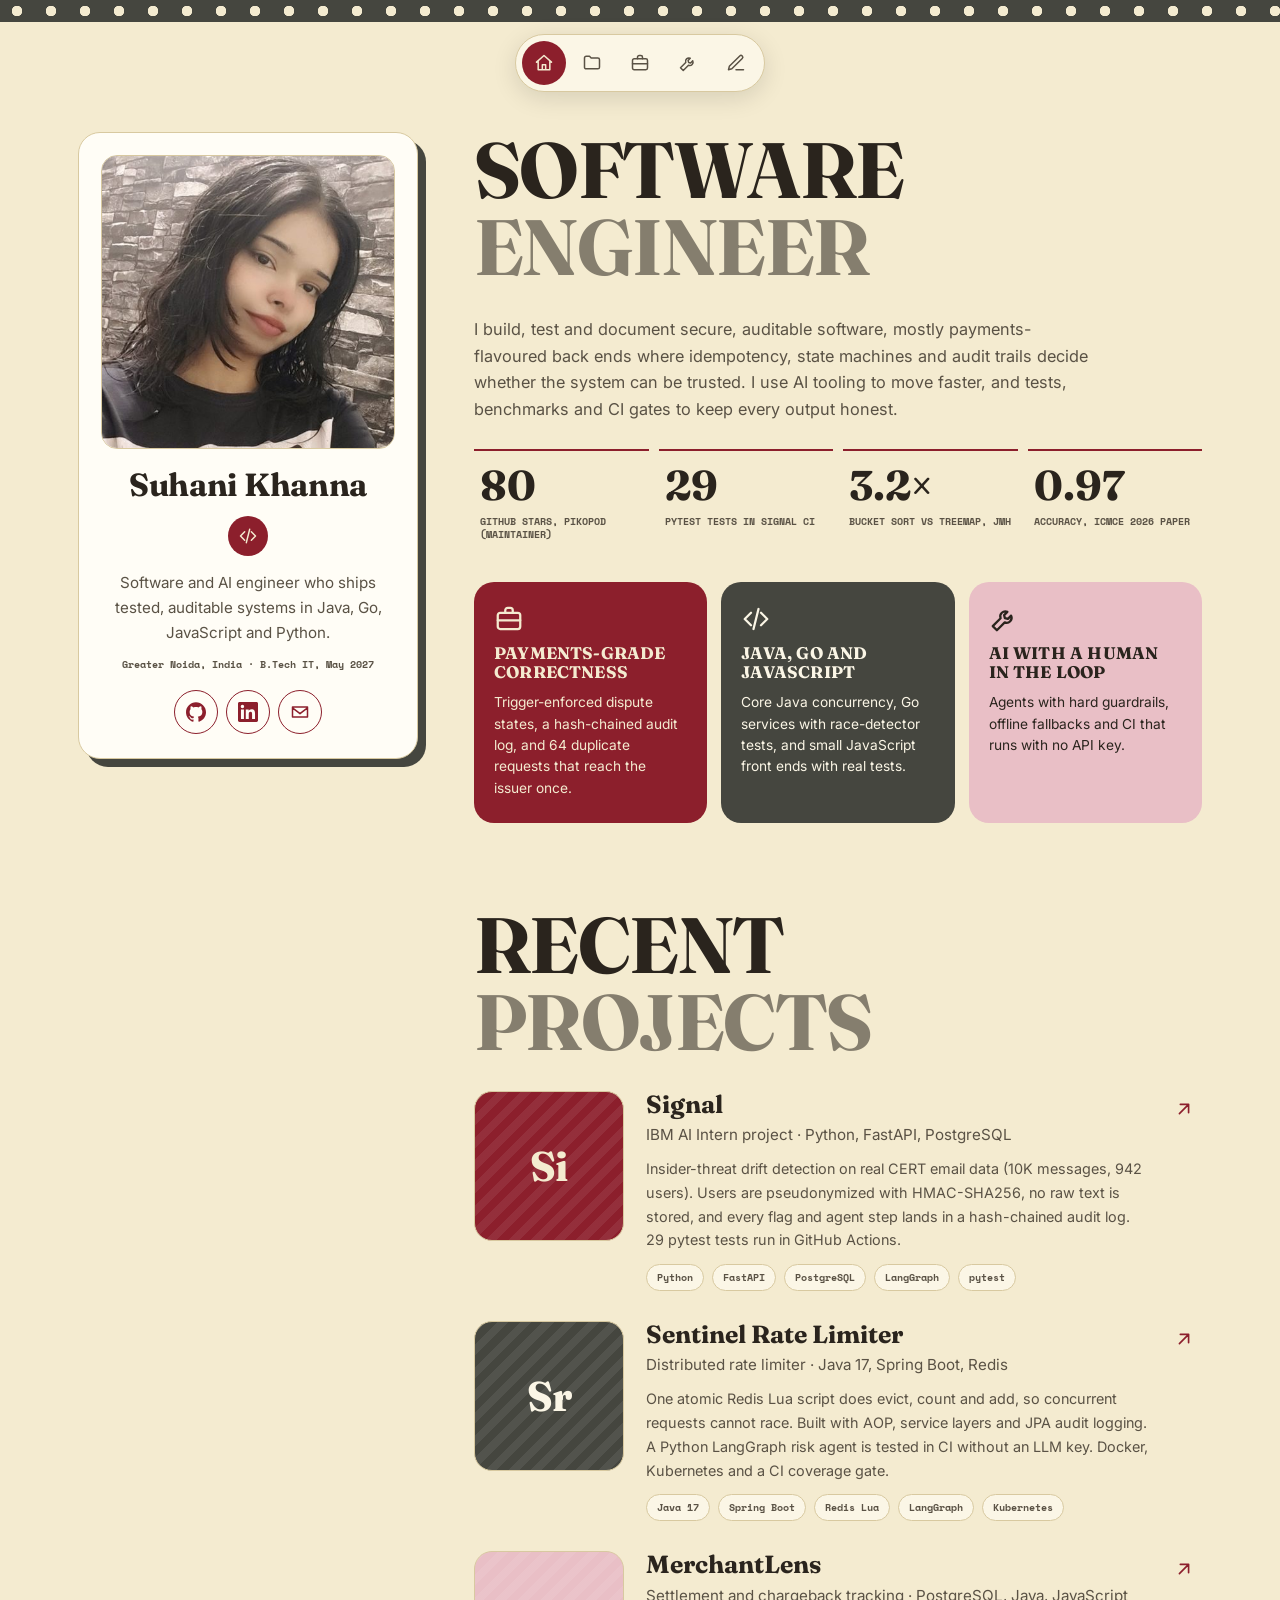
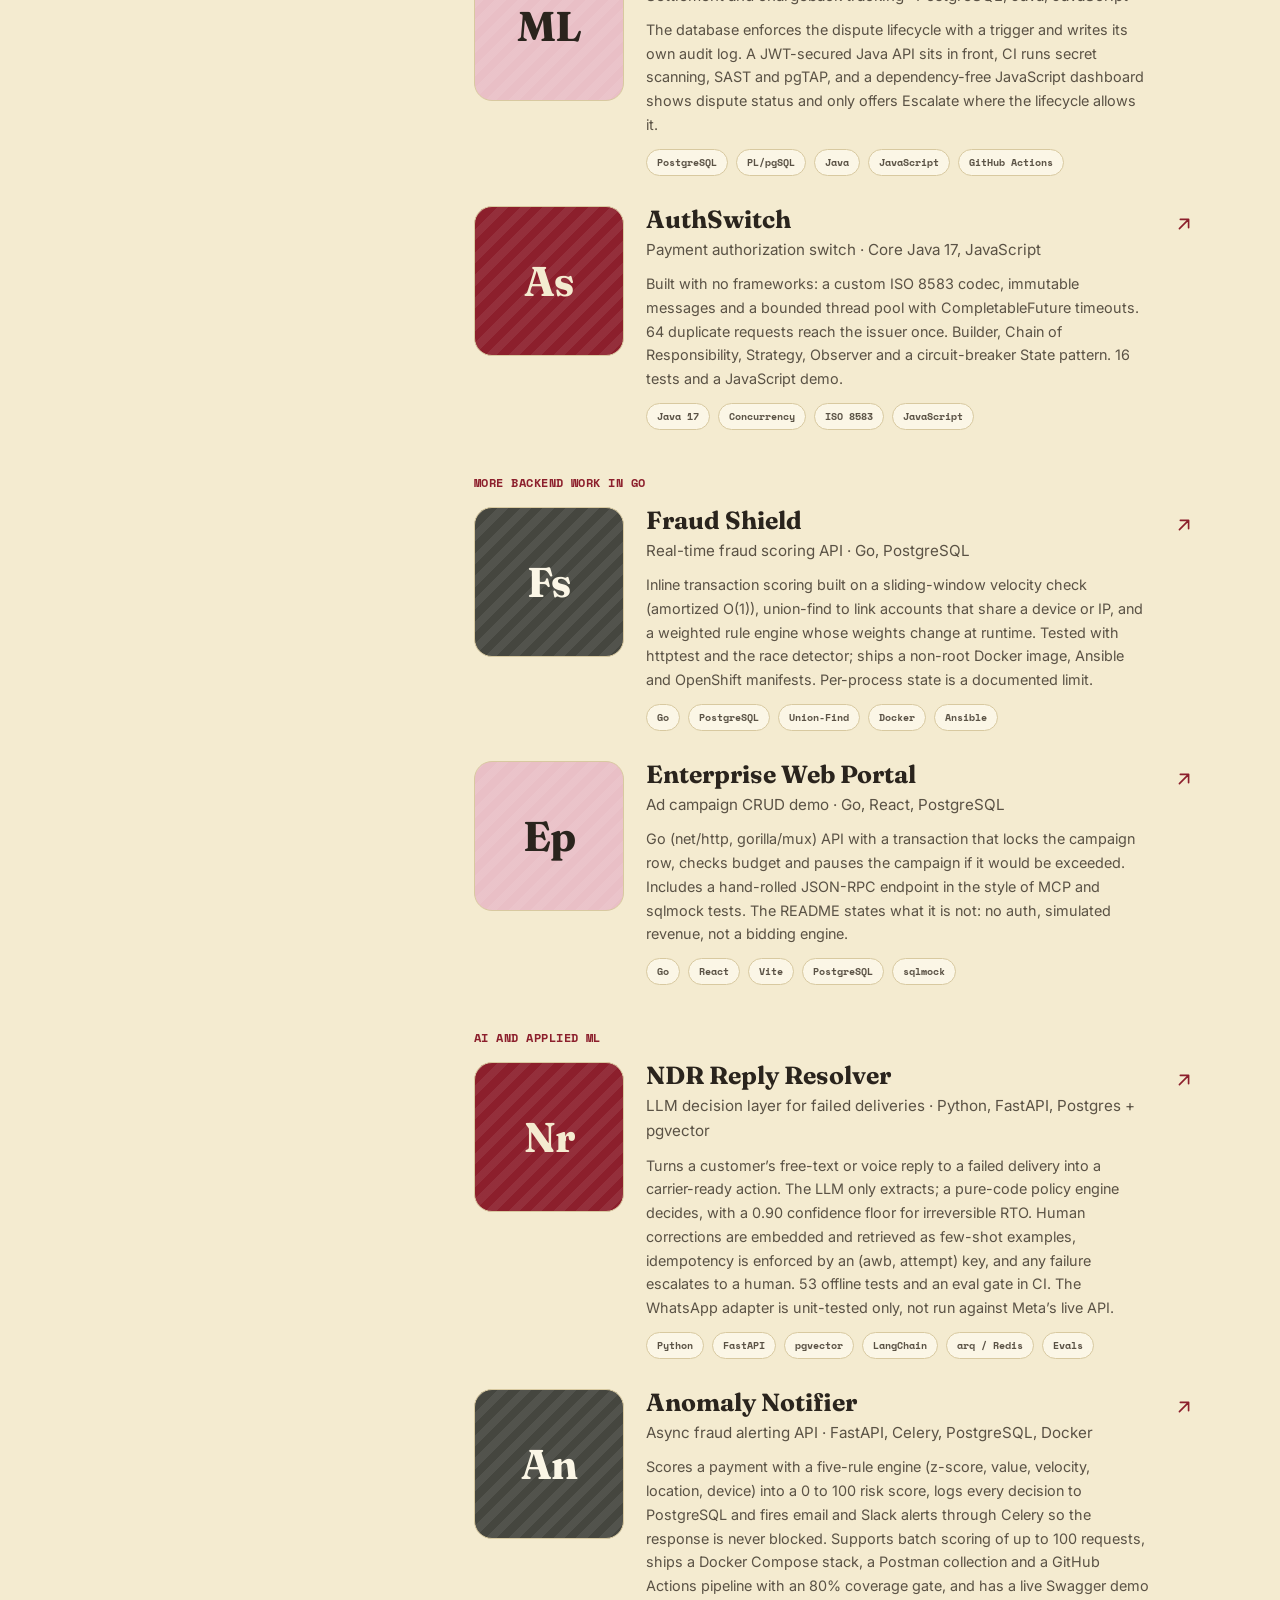
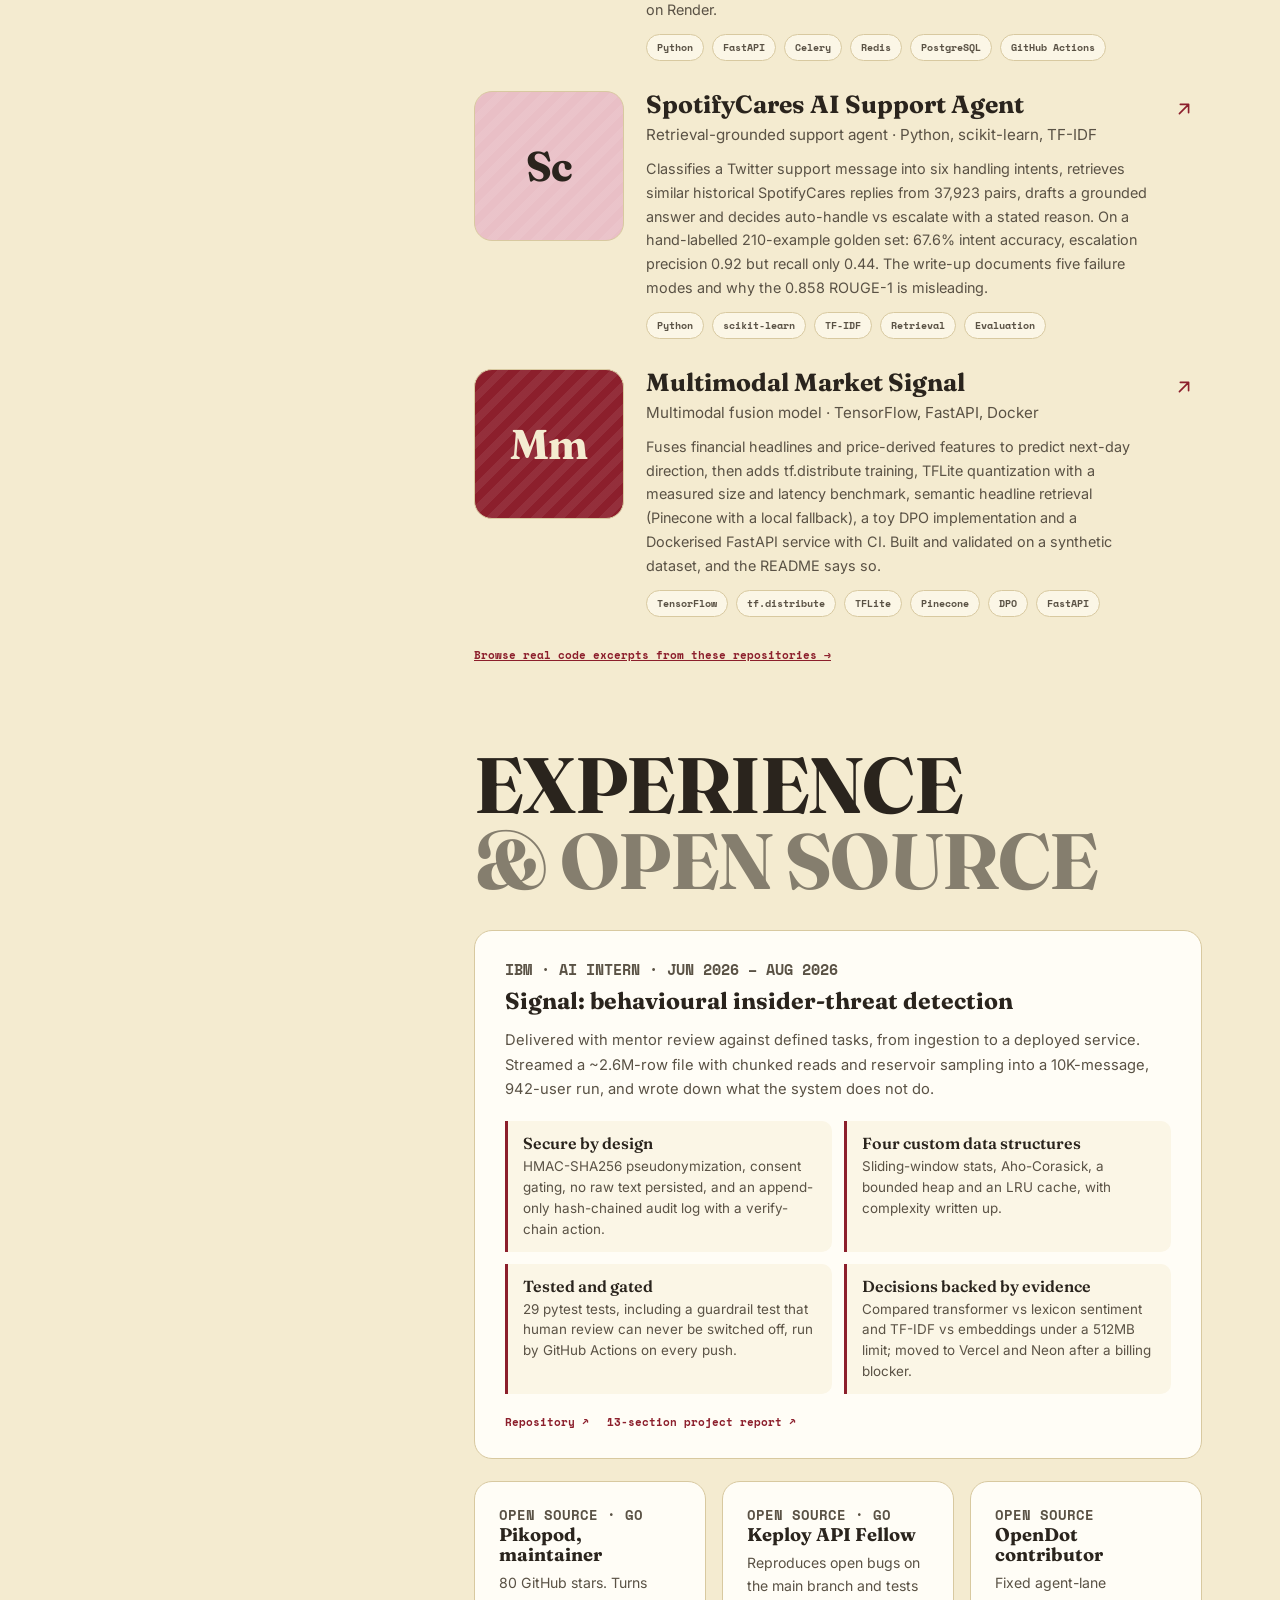
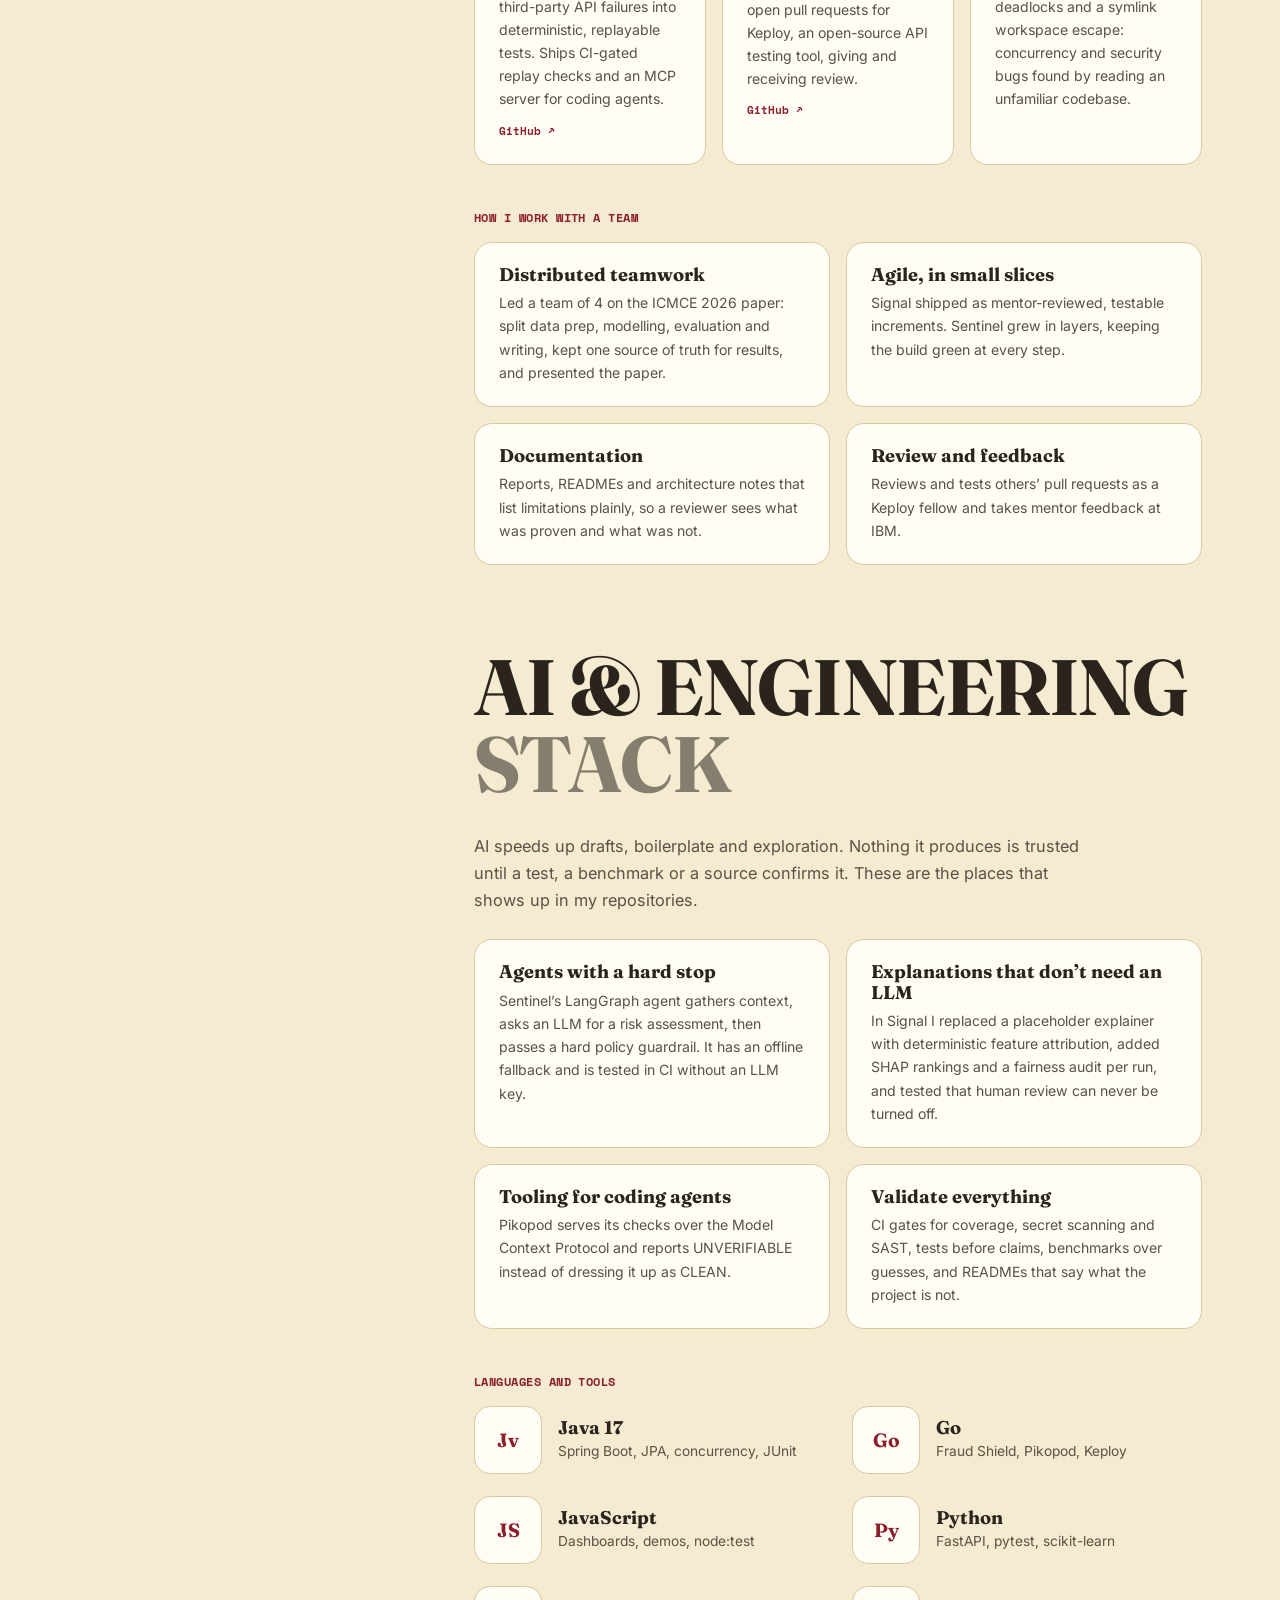
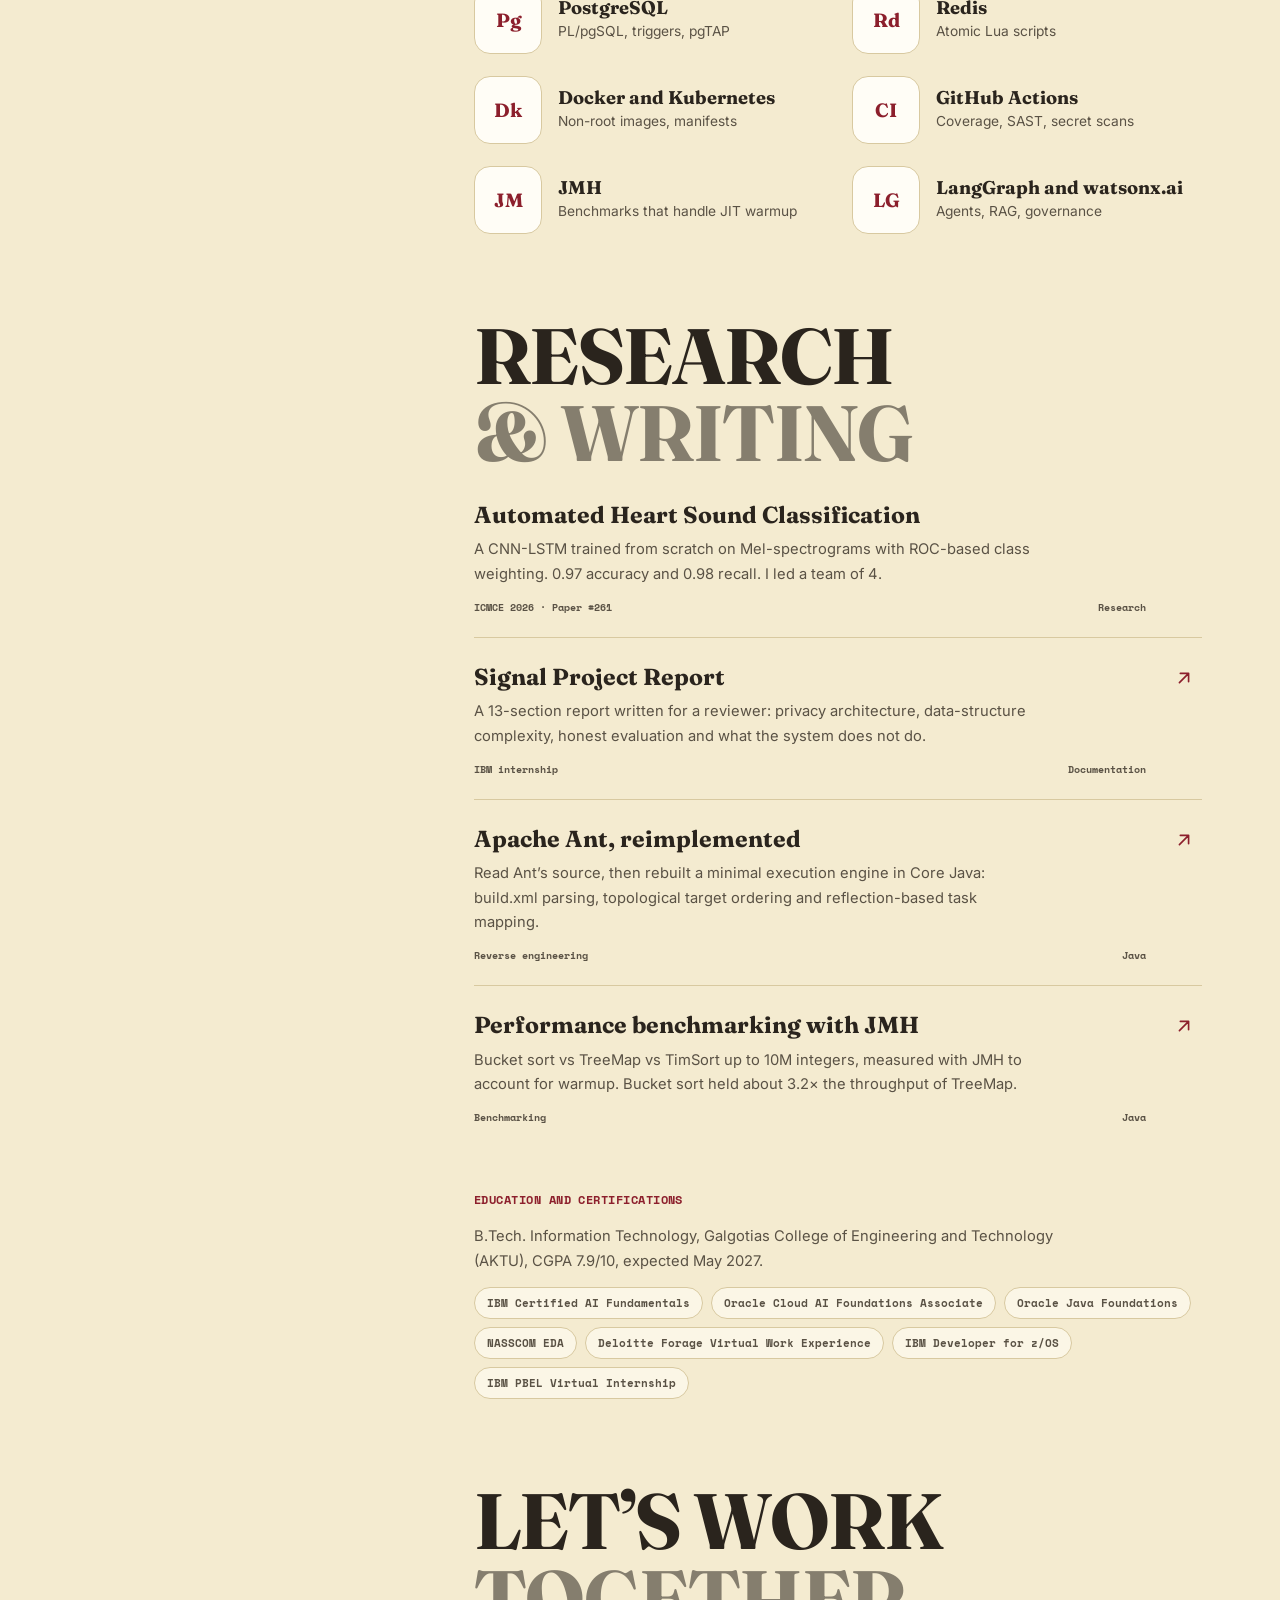
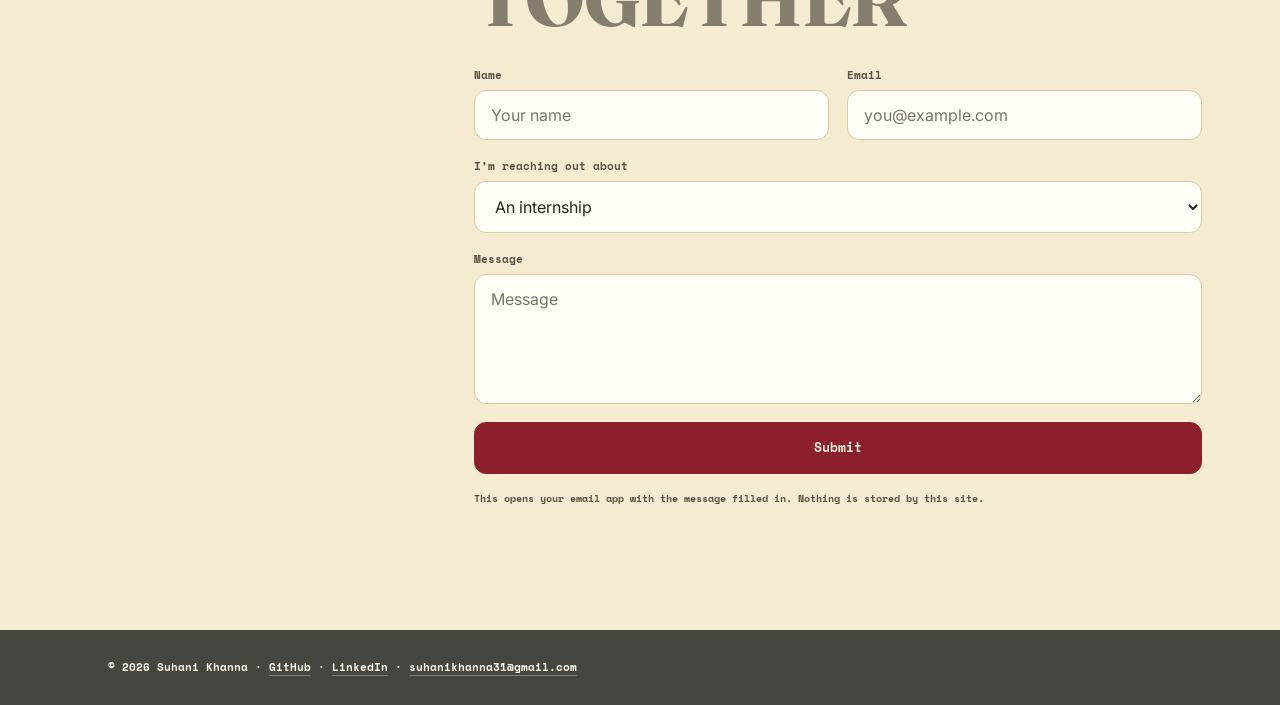
<file: index.html>
<!doctype html>
<html lang="en">
<head>
<meta charset="utf-8">
<meta name="viewport" content="width=device-width, initial-scale=1, viewport-fit=cover">
<title>Suhani Khanna — Software Engineer</title>
<meta name="description" content="Portfolio of Suhani Khanna: Java, Go and JavaScript projects, open source, and AI-assisted engineering with tests and guardrails.">
<link rel="preconnect" href="https://fonts.googleapis.com">
<link rel="preconnect" href="https://fonts.gstatic.com" crossorigin>
<link href="https://fonts.googleapis.com/css2?family=Fraunces:ital,opsz,wght@0,9..144,500;0,9..144,600;0,9..144,700;1,9..144,500&family=Inter:wght@400;500;600;700&family=Space+Mono:wght@400;700&display=swap" rel="stylesheet">
<link rel="stylesheet" href="styles.css">
</head>
<body>
<div class="film"></div>
<nav class="dock" aria-label="Sections"><a href="index.html#home" data-sec="home" aria-label="Home" title="Home"><svg viewBox="0 0 24 24" width="20" height="20" fill="none" stroke="currentColor" stroke-width="1.8" stroke-linecap="round" stroke-linejoin="round" aria-hidden="true"><path d="M3 11l9-8 9 8M5 10v10h14V10M10 20v-6h4v6"/></svg></a><a href="index.html#projects" data-sec="projects" aria-label="Projects" title="Projects"><svg viewBox="0 0 24 24" width="20" height="20" fill="none" stroke="currentColor" stroke-width="1.8" stroke-linecap="round" stroke-linejoin="round" aria-hidden="true"><path d="M3 6a2 2 0 012-2h4l2 2h8a2 2 0 012 2v9a2 2 0 01-2 2H5a2 2 0 01-2-2z"/></svg></a><a href="index.html#experience" data-sec="experience" aria-label="Experience" title="Experience"><svg viewBox="0 0 24 24" width="20" height="20" fill="none" stroke="currentColor" stroke-width="1.8" stroke-linecap="round" stroke-linejoin="round" aria-hidden="true"><path d="M9 7V5a2 2 0 012-2h2a2 2 0 012 2v2M3 13h18"/><rect x="3" y="7" width="18" height="13" rx="2"/></svg></a><a href="index.html#stack" data-sec="stack" aria-label="Stack and AI" title="Stack and AI"><svg viewBox="0 0 24 24" width="20" height="20" fill="none" stroke="currentColor" stroke-width="1.8" stroke-linecap="round" stroke-linejoin="round" aria-hidden="true"><path d="M14.7 6.3a4 4 0 00-5.4 5.1L3 17.7 6.3 21l6.3-6.3a4 4 0 005.1-5.4l-2.6 2.6-2.4-.6-.6-2.4z"/></svg></a><a href="index.html#contact" data-sec="contact" aria-label="Contact" title="Contact"><svg viewBox="0 0 24 24" width="20" height="20" fill="none" stroke="currentColor" stroke-width="1.8" stroke-linecap="round" stroke-linejoin="round" aria-hidden="true"><path d="M12 20h9M16.5 3.5a2.1 2.1 0 013 3L7 19l-4 1 1-4z"/></svg></a></nav>
<div class="layout">
<aside class="profile">
  <div class="pcardbox">
    <img class="photo" src="photo.jpg" alt="Portrait of Suhani Khanna" width="520" height="457">
    <h1 class="pname">Suhani Khanna</h1>
    <div class="badge" aria-hidden="true"><svg viewBox="0 0 24 24" width="20" height="20" fill="none" stroke="currentColor" stroke-width="1.8" stroke-linecap="round" stroke-linejoin="round" aria-hidden="true"><path d="M8 7l-5 5 5 5M16 7l5 5-5 5M14 4l-4 16"/></svg></div>
    <p class="ptag">Software and AI engineer who ships tested, auditable systems in Java, Go, JavaScript and Python.</p>
    <p class="ploc">Greater Noida, India · B.Tech IT, May 2027</p>
    <div class="soc">
      <a href="https://github.com/suhanikhanna31/" aria-label="GitHub" title="GitHub"><svg viewBox="0 0 24 24" width="20" height="20" fill="currentColor" aria-hidden="true"><path d="M12 .297c-6.63 0-12 5.373-12 12 0 5.303 3.438 9.8 8.205 11.385.6.113.82-.258.82-.577 0-.285-.01-1.04-.015-2.04-3.338.724-4.042-1.61-4.042-1.61C4.422 18.07 3.633 17.7 3.633 17.7c-1.087-.744.084-.729.084-.729 1.205.084 1.838 1.236 1.838 1.236 1.07 1.835 2.809 1.305 3.495.998.108-.776.417-1.305.76-1.605-2.665-.3-5.466-1.332-5.466-5.93 0-1.31.465-2.38 1.235-3.22-.135-.303-.54-1.523.105-3.176 0 0 1.005-.322 3.3 1.23.96-.267 1.98-.399 3-.405 1.02.006 2.04.138 3 .405 2.28-1.552 3.285-1.23 3.285-1.23.645 1.653.24 2.873.12 3.176.765.84 1.23 1.91 1.23 3.22 0 4.61-2.805 5.625-5.475 5.92.42.36.81 1.096.81 2.22 0 1.606-.015 2.896-.015 3.286 0 .315.21.69.825.57C20.565 22.092 24 17.592 24 12.297c0-6.627-5.373-12-12-12"/></svg></a>
      <a href="https://www.linkedin.com/in/suhaani-khanna/" aria-label="LinkedIn" title="LinkedIn"><svg viewBox="0 0 24 24" width="20" height="20" fill="currentColor" aria-hidden="true"><path d="M20.447 20.452h-3.554v-5.569c0-1.328-.027-3.037-1.852-3.037-1.853 0-2.136 1.445-2.136 2.939v5.667H9.351V9h3.414v1.561h.046c.477-.9 1.637-1.85 3.37-1.85 3.601 0 4.267 2.37 4.267 5.455v6.286zM5.337 7.433a2.062 2.062 0 01-2.063-2.065 2.064 2.064 0 112.063 2.065zm1.782 13.019H3.555V9h3.564v11.452zM22.225 0H1.771C.792 0 0 .774 0 1.729v20.542C0 23.227.792 24 1.771 24h20.451C23.2 24 24 23.227 24 22.271V1.729C24 .774 23.2 0 22.222 0h.003z"/></svg></a>
      <a href="mailto:suhanikhanna31@gmail.com" aria-label="Email" title="Email"><svg viewBox="0 0 24 24" width="20" height="20" fill="none" stroke="currentColor" stroke-width="1.8" stroke-linecap="round" stroke-linejoin="round" aria-hidden="true"><path d="M3 6h18v12H3zM3 7l9 7 9-7"/></svg></a>
    </div>
  </div>
</aside>
<main class="content">
<section id="home" class="hero">
  <h2 class="big"><span>SOFTWARE</span><span class="dim">ENGINEER</span></h2>
  <p class="lede">I build, test and document secure, auditable software, mostly payments-flavoured back ends where idempotency, state machines and audit trails decide whether the system can be trusted. I use AI tooling to move faster, and tests, benchmarks and CI gates to keep every output honest.</p>
  <div class="stats">
    <div><b>80</b><span>GitHub stars, Pikopod (maintainer)</span></div>
    <div><b>29</b><span>pytest tests in Signal CI</span></div>
    <div><b>3.2×</b><span>bucket sort vs TreeMap, JMH</span></div>
    <div><b>0.97</b><span>accuracy, ICMCE 2026 paper</span></div>
  </div>
  <div class="trio">
    <div class="feat f1"><svg viewBox="0 0 24 24" width="20" height="20" fill="none" stroke="currentColor" stroke-width="1.8" stroke-linecap="round" stroke-linejoin="round" aria-hidden="true"><path d="M9 7V5a2 2 0 012-2h2a2 2 0 012 2v2M3 13h18"/><rect x="3" y="7" width="18" height="13" rx="2"/></svg><h3>PAYMENTS-GRADE CORRECTNESS</h3><p>Trigger-enforced dispute states, a hash-chained audit log, and 64 duplicate requests that reach the issuer once.</p></div>
    <div class="feat f2"><svg viewBox="0 0 24 24" width="20" height="20" fill="none" stroke="currentColor" stroke-width="1.8" stroke-linecap="round" stroke-linejoin="round" aria-hidden="true"><path d="M8 7l-5 5 5 5M16 7l5 5-5 5M14 4l-4 16"/></svg><h3>JAVA, GO AND JAVASCRIPT</h3><p>Core Java concurrency, Go services with race-detector tests, and small JavaScript front ends with real tests.</p></div>
    <div class="feat f3"><svg viewBox="0 0 24 24" width="20" height="20" fill="none" stroke="currentColor" stroke-width="1.8" stroke-linecap="round" stroke-linejoin="round" aria-hidden="true"><path d="M14.7 6.3a4 4 0 00-5.4 5.1L3 17.7 6.3 21l6.3-6.3a4 4 0 005.1-5.4l-2.6 2.6-2.4-.6-.6-2.4z"/></svg><h3>AI WITH A HUMAN IN THE LOOP</h3><p>Agents with hard guardrails, offline fallbacks and CI that runs with no API key.</p></div>
  </div>
</section>

<section id="projects">
  <h2 class="big"><span>RECENT</span><span class="dim">PROJECTS</span></h2>
  <div class="plist"><article class="prow">
  <div class="thumb t1" aria-hidden="true"><b>Si</b></div>
  <div class="pbody"><h3>Signal</h3><p class="psub">IBM AI Intern project · Python, FastAPI, PostgreSQL</p><p class="pdesc">Insider-threat drift detection on real CERT email data (10K messages, 942 users). Users are pseudonymized with HMAC-SHA256, no raw text is stored, and every flag and agent step lands in a hash-chained audit log. 29 pytest tests run in GitHub Actions.</p><div class="chips"><span class="chip">Python</span><span class="chip">FastAPI</span><span class="chip">PostgreSQL</span><span class="chip">LangGraph</span><span class="chip">pytest</span></div></div>
  <a class="go" href="https://github.com/suhanikhanna31/Suhani_PBEL_3.0" aria-label="Signal on GitHub" title="GitHub"><svg viewBox="0 0 24 24" width="22" height="22" fill="none" stroke="currentColor" stroke-width="1.8" stroke-linecap="round" stroke-linejoin="round" aria-hidden="true"><path d="M7 17L17 7M8 7h9v9"/></svg></a>
</article>
<article class="prow">
  <div class="thumb t2" aria-hidden="true"><b>Sr</b></div>
  <div class="pbody"><h3>Sentinel Rate Limiter</h3><p class="psub">Distributed rate limiter · Java 17, Spring Boot, Redis</p><p class="pdesc">One atomic Redis Lua script does evict, count and add, so concurrent requests cannot race. Built with AOP, service layers and JPA audit logging. A Python LangGraph risk agent is tested in CI without an LLM key. Docker, Kubernetes and a CI coverage gate.</p><div class="chips"><span class="chip">Java 17</span><span class="chip">Spring Boot</span><span class="chip">Redis Lua</span><span class="chip">LangGraph</span><span class="chip">Kubernetes</span></div></div>
  <a class="go" href="https://github.com/suhanikhanna31/sentinel-rate" aria-label="Sentinel Rate Limiter on GitHub" title="GitHub"><svg viewBox="0 0 24 24" width="22" height="22" fill="none" stroke="currentColor" stroke-width="1.8" stroke-linecap="round" stroke-linejoin="round" aria-hidden="true"><path d="M7 17L17 7M8 7h9v9"/></svg></a>
</article>
<article class="prow">
  <div class="thumb t3" aria-hidden="true"><b>ML</b></div>
  <div class="pbody"><h3>MerchantLens</h3><p class="psub">Settlement and chargeback tracking · PostgreSQL, Java, JavaScript</p><p class="pdesc">The database enforces the dispute lifecycle with a trigger and writes its own audit log. A JWT-secured Java API sits in front, CI runs secret scanning, SAST and pgTAP, and a dependency-free JavaScript dashboard shows dispute status and only offers Escalate where the lifecycle allows it.</p><div class="chips"><span class="chip">PostgreSQL</span><span class="chip">PL/pgSQL</span><span class="chip">Java</span><span class="chip">JavaScript</span><span class="chip">GitHub Actions</span></div></div>
  <a class="go" href="https://github.com/suhanikhanna31/merchant-lens" aria-label="MerchantLens on GitHub" title="GitHub"><svg viewBox="0 0 24 24" width="22" height="22" fill="none" stroke="currentColor" stroke-width="1.8" stroke-linecap="round" stroke-linejoin="round" aria-hidden="true"><path d="M7 17L17 7M8 7h9v9"/></svg></a>
</article>
<article class="prow">
  <div class="thumb t1" aria-hidden="true"><b>As</b></div>
  <div class="pbody"><h3>AuthSwitch</h3><p class="psub">Payment authorization switch · Core Java 17, JavaScript</p><p class="pdesc">Built with no frameworks: a custom ISO 8583 codec, immutable messages and a bounded thread pool with CompletableFuture timeouts. 64 duplicate requests reach the issuer once. Builder, Chain of Responsibility, Strategy, Observer and a circuit-breaker State pattern. 16 tests and a JavaScript demo.</p><div class="chips"><span class="chip">Java 17</span><span class="chip">Concurrency</span><span class="chip">ISO 8583</span><span class="chip">JavaScript</span></div></div>
  <a class="go" href="https://github.com/suhanikhanna31/Authswitch" aria-label="AuthSwitch on GitHub" title="GitHub"><svg viewBox="0 0 24 24" width="22" height="22" fill="none" stroke="currentColor" stroke-width="1.8" stroke-linecap="round" stroke-linejoin="round" aria-hidden="true"><path d="M7 17L17 7M8 7h9v9"/></svg></a>
</article>
</div>
  <h3 class="sublabel">More backend work in Go</h3>
  <div class="plist"><article class="prow">
  <div class="thumb t2" aria-hidden="true"><b>Fs</b></div>
  <div class="pbody"><h3>Fraud Shield</h3><p class="psub">Real-time fraud scoring API · Go, PostgreSQL</p><p class="pdesc">Inline transaction scoring built on a sliding-window velocity check (amortized O(1)), union-find to link accounts that share a device or IP, and a weighted rule engine whose weights change at runtime. Tested with httptest and the race detector; ships a non-root Docker image, Ansible and OpenShift manifests. Per-process state is a documented limit.</p><div class="chips"><span class="chip">Go</span><span class="chip">PostgreSQL</span><span class="chip">Union-Find</span><span class="chip">Docker</span><span class="chip">Ansible</span></div></div>
  <a class="go" href="https://github.com/suhanikhanna31/fraud-shield" aria-label="Fraud Shield on GitHub" title="GitHub"><svg viewBox="0 0 24 24" width="22" height="22" fill="none" stroke="currentColor" stroke-width="1.8" stroke-linecap="round" stroke-linejoin="round" aria-hidden="true"><path d="M7 17L17 7M8 7h9v9"/></svg></a>
</article>
<article class="prow">
  <div class="thumb t3" aria-hidden="true"><b>Ep</b></div>
  <div class="pbody"><h3>Enterprise Web Portal</h3><p class="psub">Ad campaign CRUD demo · Go, React, PostgreSQL</p><p class="pdesc">Go (net/http, gorilla/mux) API with a transaction that locks the campaign row, checks budget and pauses the campaign if it would be exceeded. Includes a hand-rolled JSON-RPC endpoint in the style of MCP and sqlmock tests. The README states what it is not: no auth, simulated revenue, not a bidding engine.</p><div class="chips"><span class="chip">Go</span><span class="chip">React</span><span class="chip">Vite</span><span class="chip">PostgreSQL</span><span class="chip">sqlmock</span></div></div>
  <a class="go" href="https://github.com/suhanikhanna31/enterprise-web-portal" aria-label="Enterprise Web Portal on GitHub" title="GitHub"><svg viewBox="0 0 24 24" width="22" height="22" fill="none" stroke="currentColor" stroke-width="1.8" stroke-linecap="round" stroke-linejoin="round" aria-hidden="true"><path d="M7 17L17 7M8 7h9v9"/></svg></a>
</article>
</div>
  <h3 class="sublabel">AI and applied ML</h3>
  <div class="plist"><article class="prow">
  <div class="thumb t1" aria-hidden="true"><b>Nr</b></div>
  <div class="pbody"><h3>NDR Reply Resolver</h3><p class="psub">LLM decision layer for failed deliveries · Python, FastAPI, Postgres + pgvector</p><p class="pdesc">Turns a customer’s free-text or voice reply to a failed delivery into a carrier-ready action. The LLM only extracts; a pure-code policy engine decides, with a 0.90 confidence floor for irreversible RTO. Human corrections are embedded and retrieved as few-shot examples, idempotency is enforced by an (awb, attempt) key, and any failure escalates to a human. 53 offline tests and an eval gate in CI. The WhatsApp adapter is unit-tested only, not run against Meta’s live API.</p><div class="chips"><span class="chip">Python</span><span class="chip">FastAPI</span><span class="chip">pgvector</span><span class="chip">LangChain</span><span class="chip">arq / Redis</span><span class="chip">Evals</span></div></div>
  <a class="go" href="https://github.com/suhanikhanna31/ndr-reply-resolver" aria-label="NDR Reply Resolver on GitHub" title="GitHub"><svg viewBox="0 0 24 24" width="22" height="22" fill="none" stroke="currentColor" stroke-width="1.8" stroke-linecap="round" stroke-linejoin="round" aria-hidden="true"><path d="M7 17L17 7M8 7h9v9"/></svg></a>
</article>
<article class="prow">
  <div class="thumb t2" aria-hidden="true"><b>An</b></div>
  <div class="pbody"><h3>Anomaly Notifier</h3><p class="psub">Async fraud alerting API · FastAPI, Celery, PostgreSQL, Docker</p><p class="pdesc">Scores a payment with a five-rule engine (z-score, value, velocity, location, device) into a 0 to 100 risk score, logs every decision to PostgreSQL and fires email and Slack alerts through Celery so the response is never blocked. Supports batch scoring of up to 100 requests, ships a Docker Compose stack, a Postman collection and a GitHub Actions pipeline with an 80% coverage gate, and has a live Swagger demo on Render.</p><div class="chips"><span class="chip">Python</span><span class="chip">FastAPI</span><span class="chip">Celery</span><span class="chip">Redis</span><span class="chip">PostgreSQL</span><span class="chip">GitHub Actions</span></div></div>
  <a class="go" href="https://github.com/suhanikhanna31/transaction-anomaly-notifier" aria-label="Anomaly Notifier on GitHub" title="GitHub"><svg viewBox="0 0 24 24" width="22" height="22" fill="none" stroke="currentColor" stroke-width="1.8" stroke-linecap="round" stroke-linejoin="round" aria-hidden="true"><path d="M7 17L17 7M8 7h9v9"/></svg></a>
</article>
<article class="prow">
  <div class="thumb t3" aria-hidden="true"><b>Sc</b></div>
  <div class="pbody"><h3>SpotifyCares AI Support Agent</h3><p class="psub">Retrieval-grounded support agent · Python, scikit-learn, TF-IDF</p><p class="pdesc">Classifies a Twitter support message into six handling intents, retrieves similar historical SpotifyCares replies from 37,923 pairs, drafts a grounded answer and decides auto-handle vs escalate with a stated reason. On a hand-labelled 210-example golden set: 67.6% intent accuracy, escalation precision 0.92 but recall only 0.44. The write-up documents five failure modes and why the 0.858 ROUGE-1 is misleading.</p><div class="chips"><span class="chip">Python</span><span class="chip">scikit-learn</span><span class="chip">TF-IDF</span><span class="chip">Retrieval</span><span class="chip">Evaluation</span></div></div>
  <a class="go" href="https://github.com/suhanikhanna31/spotifycares-ai-support-agent" aria-label="SpotifyCares AI Support Agent on GitHub" title="GitHub"><svg viewBox="0 0 24 24" width="22" height="22" fill="none" stroke="currentColor" stroke-width="1.8" stroke-linecap="round" stroke-linejoin="round" aria-hidden="true"><path d="M7 17L17 7M8 7h9v9"/></svg></a>
</article>
<article class="prow">
  <div class="thumb t1" aria-hidden="true"><b>Mm</b></div>
  <div class="pbody"><h3>Multimodal Market Signal</h3><p class="psub">Multimodal fusion model · TensorFlow, FastAPI, Docker</p><p class="pdesc">Fuses financial headlines and price-derived features to predict next-day direction, then adds tf.distribute training, TFLite quantization with a measured size and latency benchmark, semantic headline retrieval (Pinecone with a local fallback), a toy DPO implementation and a Dockerised FastAPI service with CI. Built and validated on a synthetic dataset, and the README says so.</p><div class="chips"><span class="chip">TensorFlow</span><span class="chip">tf.distribute</span><span class="chip">TFLite</span><span class="chip">Pinecone</span><span class="chip">DPO</span><span class="chip">FastAPI</span></div></div>
  <a class="go" href="https://github.com/suhanikhanna31/multimodal-market-signal" aria-label="Multimodal Market Signal on GitHub" title="GitHub"><svg viewBox="0 0 24 24" width="22" height="22" fill="none" stroke="currentColor" stroke-width="1.8" stroke-linecap="round" stroke-linejoin="round" aria-hidden="true"><path d="M7 17L17 7M8 7h9v9"/></svg></a>
</article>
</div>
  <p class="more"><a href="code.html">Browse real code excerpts from these repositories →</a></p>
</section>

<section id="experience">
  <h2 class="big"><span>EXPERIENCE</span><span class="dim">&amp; OPEN SOURCE</span></h2>
  <article class="card">
    <p class="meta">IBM · AI INTERN · JUN 2026 – AUG 2026</p>
    <h3>Signal: behavioural insider-threat detection</h3>
    <p>Delivered with mentor review against defined tasks, from ingestion to a deployed service. Streamed a ~2.6M-row file with chunked reads and reservoir sampling into a 10K-message, 942-user run, and wrote down what the system does not do.</p>
    <div class="map">
      <div><b>Secure by design</b><span>HMAC-SHA256 pseudonymization, consent gating, no raw text persisted, and an append-only hash-chained audit log with a verify-chain action.</span></div>
      <div><b>Four custom data structures</b><span>Sliding-window stats, Aho-Corasick, a bounded heap and an LRU cache, with complexity written up.</span></div>
      <div><b>Tested and gated</b><span>29 pytest tests, including a guardrail test that human review can never be switched off, run by GitHub Actions on every push.</span></div>
      <div><b>Decisions backed by evidence</b><span>Compared transformer vs lexicon sentiment and TF-IDF vs embeddings under a 512MB limit; moved to Vercel and Neon after a billing blocker.</span></div>
    </div>
    <p class="links2"><a href="https://github.com/suhanikhanna31/Suhani_PBEL_3.0">Repository ↗</a> <a href="https://github.com/suhanikhanna31/Suhani_PBEL_3.0/blob/main/Signal_Project_Report.pdf">13-section project report ↗</a></p>
  </article>

  <div class="grid3 oss">
    <article class="card s"><p class="meta">OPEN SOURCE · GO</p><h3>Pikopod, maintainer</h3><p>80 GitHub stars. Turns third-party API failures into deterministic, replayable tests. Ships CI-gated replay checks and an MCP server for coding agents.</p><a class="go2" href="https://github.com/Pikopod/pikopod">GitHub ↗</a></article>
    <article class="card s"><p class="meta">OPEN SOURCE · GO</p><h3>Keploy API Fellow</h3><p>Reproduces open bugs on the main branch and tests open pull requests for Keploy, an open-source API testing tool, giving and receiving review.</p><a class="go2" href="https://github.com/keploy/keploy">GitHub ↗</a></article>
    <article class="card s"><p class="meta">OPEN SOURCE</p><h3>OpenDot contributor</h3><p>Fixed agent-lane deadlocks and a symlink workspace escape: concurrency and security bugs found by reading an unfamiliar codebase.</p></article>
  </div>

  <h3 class="sublabel">How I work with a team</h3>
  <div class="grid2 soft">
    <div class="card s"><h3>Distributed teamwork</h3><p>Led a team of 4 on the ICMCE 2026 paper: split data prep, modelling, evaluation and writing, kept one source of truth for results, and presented the paper.</p></div>
    <div class="card s"><h3>Agile, in small slices</h3><p>Signal shipped as mentor-reviewed, testable increments. Sentinel grew in layers, keeping the build green at every step.</p></div>
    <div class="card s"><h3>Documentation</h3><p>Reports, READMEs and architecture notes that list limitations plainly, so a reviewer sees what was proven and what was not.</p></div>
    <div class="card s"><h3>Review and feedback</h3><p>Reviews and tests others’ pull requests as a Keploy fellow and takes mentor feedback at IBM.</p></div>
  </div>
</section>

<section id="stack">
  <h2 class="big"><span>AI &amp; ENGINEERING</span><span class="dim">STACK</span></h2>
  <p class="lede">AI speeds up drafts, boilerplate and exploration. Nothing it produces is trusted until a test, a benchmark or a source confirms it. These are the places that shows up in my repositories.</p>
  <div class="grid2 aicards">
    <div class="card s"><h3>Agents with a hard stop</h3><p>Sentinel’s LangGraph agent gathers context, asks an LLM for a risk assessment, then passes a hard policy guardrail. It has an offline fallback and is tested in CI without an LLM key.</p></div>
    <div class="card s"><h3>Explanations that don’t need an LLM</h3><p>In Signal I replaced a placeholder explainer with deterministic feature attribution, added SHAP rankings and a fairness audit per run, and tested that human review can never be turned off.</p></div>
    <div class="card s"><h3>Tooling for coding agents</h3><p>Pikopod serves its checks over the Model Context Protocol and reports UNVERIFIABLE instead of dressing it up as CLEAN.</p></div>
    <div class="card s"><h3>Validate everything</h3><p>CI gates for coverage, secret scanning and SAST, tests before claims, benchmarks over guesses, and READMEs that say what the project is not.</p></div>
  </div>
  <h3 class="sublabel">Languages and tools</h3>
  <div class="tiles">
    <div class="tile"><div class="tmark" aria-hidden="true">Jv</div><div><h3>Java 17</h3><p>Spring Boot, JPA, concurrency, JUnit</p></div></div>

    <div class="tile"><div class="tmark" aria-hidden="true">Go</div><div><h3>Go</h3><p>Fraud Shield, Pikopod, Keploy</p></div></div>

    <div class="tile"><div class="tmark" aria-hidden="true">JS</div><div><h3>JavaScript</h3><p>Dashboards, demos, node:test</p></div></div>

    <div class="tile"><div class="tmark" aria-hidden="true">Py</div><div><h3>Python</h3><p>FastAPI, pytest, scikit-learn</p></div></div>

    <div class="tile"><div class="tmark" aria-hidden="true">Pg</div><div><h3>PostgreSQL</h3><p>PL/pgSQL, triggers, pgTAP</p></div></div>

    <div class="tile"><div class="tmark" aria-hidden="true">Rd</div><div><h3>Redis</h3><p>Atomic Lua scripts</p></div></div>

    <div class="tile"><div class="tmark" aria-hidden="true">Dk</div><div><h3>Docker and Kubernetes</h3><p>Non-root images, manifests</p></div></div>

    <div class="tile"><div class="tmark" aria-hidden="true">CI</div><div><h3>GitHub Actions</h3><p>Coverage, SAST, secret scans</p></div></div>

    <div class="tile"><div class="tmark" aria-hidden="true">JM</div><div><h3>JMH</h3><p>Benchmarks that handle JIT warmup</p></div></div>

    <div class="tile"><div class="tmark" aria-hidden="true">LG</div><div><h3>LangGraph and watsonx.ai</h3><p>Agents, RAG, governance</p></div></div>

  </div>
</section>

<section id="research">
  <h2 class="big"><span>RESEARCH</span><span class="dim">&amp; WRITING</span></h2>
  <div class="notes">
    <article class="note"><h3>Automated Heart Sound Classification</h3><p>A CNN-LSTM trained from scratch on Mel-spectrograms with ROC-based class weighting. 0.97 accuracy and 0.98 recall. I led a team of 4.</p><div class="nmeta"><span>ICMCE 2026 · Paper #261</span><span>Research</span></div></article>

    <article class="note"><h3>Signal Project Report</h3><a class="go" href="https://github.com/suhanikhanna31/Suhani_PBEL_3.0/blob/main/Signal_Project_Report.pdf" aria-label="Signal Project Report" title="Open"><svg viewBox="0 0 24 24" width="22" height="22" fill="none" stroke="currentColor" stroke-width="1.8" stroke-linecap="round" stroke-linejoin="round" aria-hidden="true"><path d="M7 17L17 7M8 7h9v9"/></svg></a><p>A 13-section report written for a reviewer: privacy architecture, data-structure complexity, honest evaluation and what the system does not do.</p><div class="nmeta"><span>IBM internship</span><span>Documentation</span></div></article>

    <article class="note"><h3>Apache Ant, reimplemented</h3><a class="go" href="https://github.com/suhanikhanna31/Apache-ant-Reverse-Engineering" aria-label="Apache Ant, reimplemented" title="Open"><svg viewBox="0 0 24 24" width="22" height="22" fill="none" stroke="currentColor" stroke-width="1.8" stroke-linecap="round" stroke-linejoin="round" aria-hidden="true"><path d="M7 17L17 7M8 7h9v9"/></svg></a><p>Read Ant’s source, then rebuilt a minimal execution engine in Core Java: build.xml parsing, topological target ordering and reflection-based task mapping.</p><div class="nmeta"><span>Reverse engineering</span><span>Java</span></div></article>

    <article class="note"><h3>Performance benchmarking with JMH</h3><a class="go" href="https://github.com/suhanikhanna31/performance-benchmarking" aria-label="Performance benchmarking with JMH" title="Open"><svg viewBox="0 0 24 24" width="22" height="22" fill="none" stroke="currentColor" stroke-width="1.8" stroke-linecap="round" stroke-linejoin="round" aria-hidden="true"><path d="M7 17L17 7M8 7h9v9"/></svg></a><p>Bucket sort vs TreeMap vs TimSort up to 10M integers, measured with JMH to account for warmup. Bucket sort held about 3.2× the throughput of TreeMap.</p><div class="nmeta"><span>Benchmarking</span><span>Java</span></div></article>

  </div>
  <h3 class="sublabel">Education and certifications</h3>
  <p class="edu">B.Tech. Information Technology, Galgotias College of Engineering and Technology (AKTU), CGPA 7.9/10, expected May 2027.</p>
  <div class="chips big-chips"><span class="chip">IBM Certified AI Fundamentals</span><span class="chip">Oracle Cloud AI Foundations Associate</span><span class="chip">Oracle Java Foundations</span><span class="chip">NASSCOM EDA</span><span class="chip">Deloitte Forage Virtual Work Experience</span><span class="chip">IBM Developer for z/OS</span><span class="chip">IBM PBEL Virtual Internship</span></div>
</section>

<section id="contact">
  <h2 class="big"><span>LET’S WORK</span><span class="dim">TOGETHER</span></h2>
  <form id="cform" class="form" novalidate>
    <div class="two">
      <label>Name<input name="name" type="text" placeholder="Your name" autocomplete="name" required></label>
      <label>Email<input name="email" type="email" placeholder="you@example.com" autocomplete="email" required></label>
    </div>
    <label>I’m reaching out about
      <select name="topic">
        <option>An internship</option>
        <option>A full-time role</option>
        <option>Open-source collaboration</option>
        <option>Something else</option>
      </select>
    </label>
    <label>Message<textarea name="message" rows="5" placeholder="Message" required></textarea></label>
    <button class="submit" type="submit">Submit</button>
    <p class="fnote" id="fnote" role="status">This opens your email app with the message filled in. Nothing is stored by this site.</p>
  </form>
</section>
</main>
</div>
<footer class="foot"><div class="wrap">© 2026 Suhani Khanna · <a href="https://github.com/suhanikhanna31/">GitHub</a> · <a href="https://www.linkedin.com/in/suhaani-khanna/">LinkedIn</a> · <a href="mailto:suhanikhanna31@gmail.com">suhanikhanna31@gmail.com</a></div></footer>
<script src="site.js"></script>
</body>
</html>
</file>
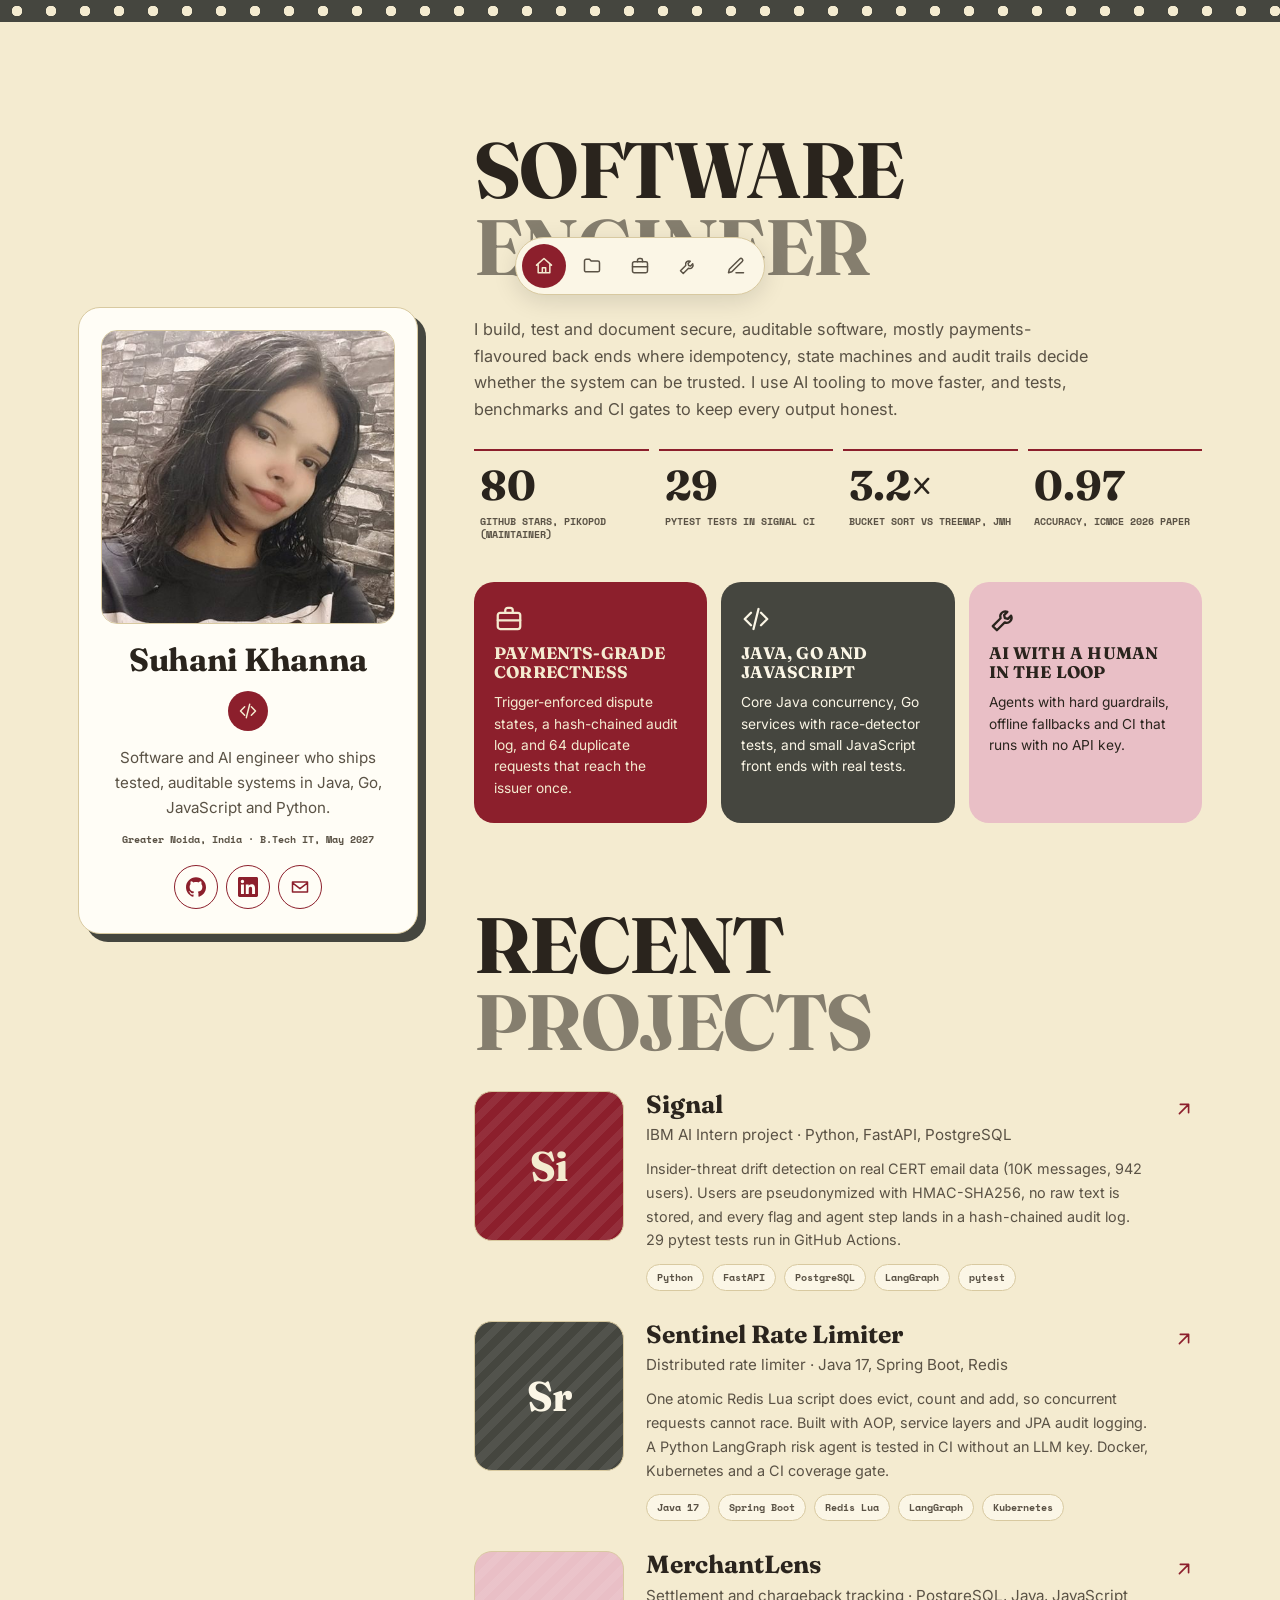
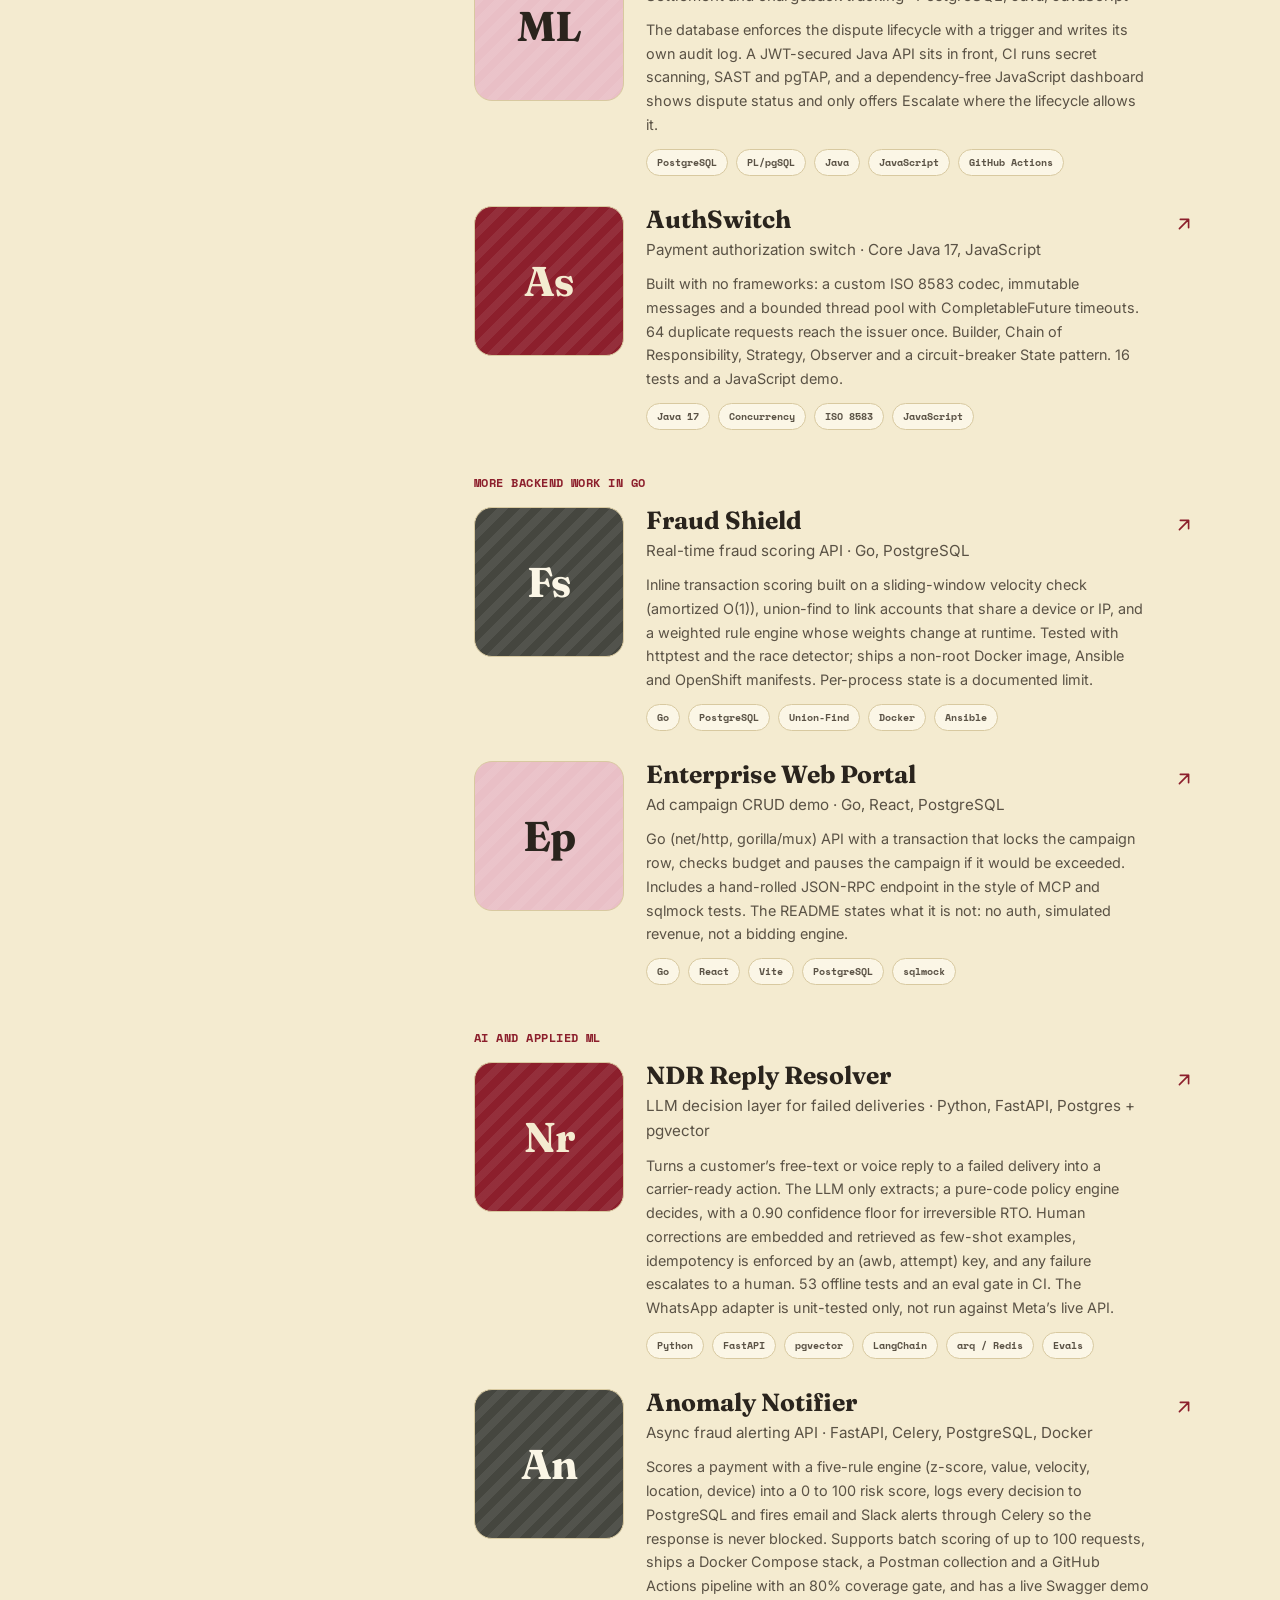
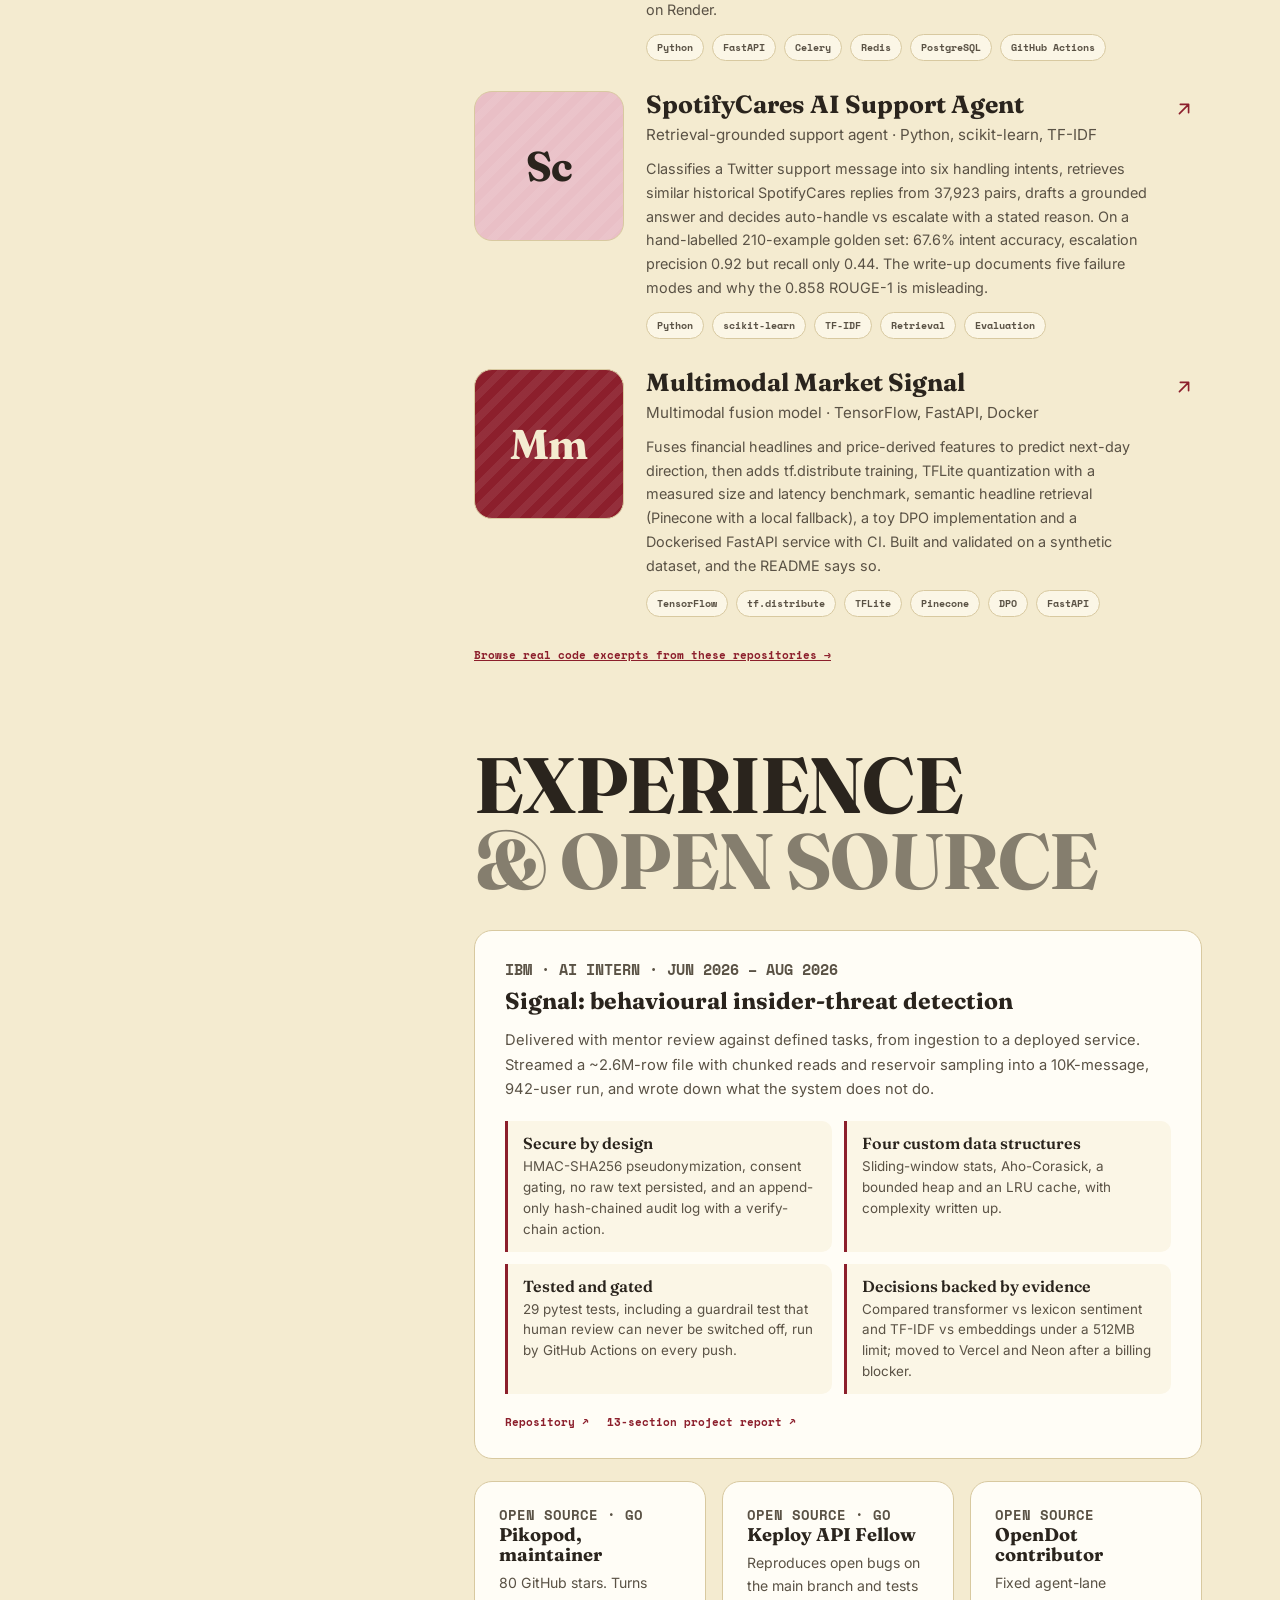
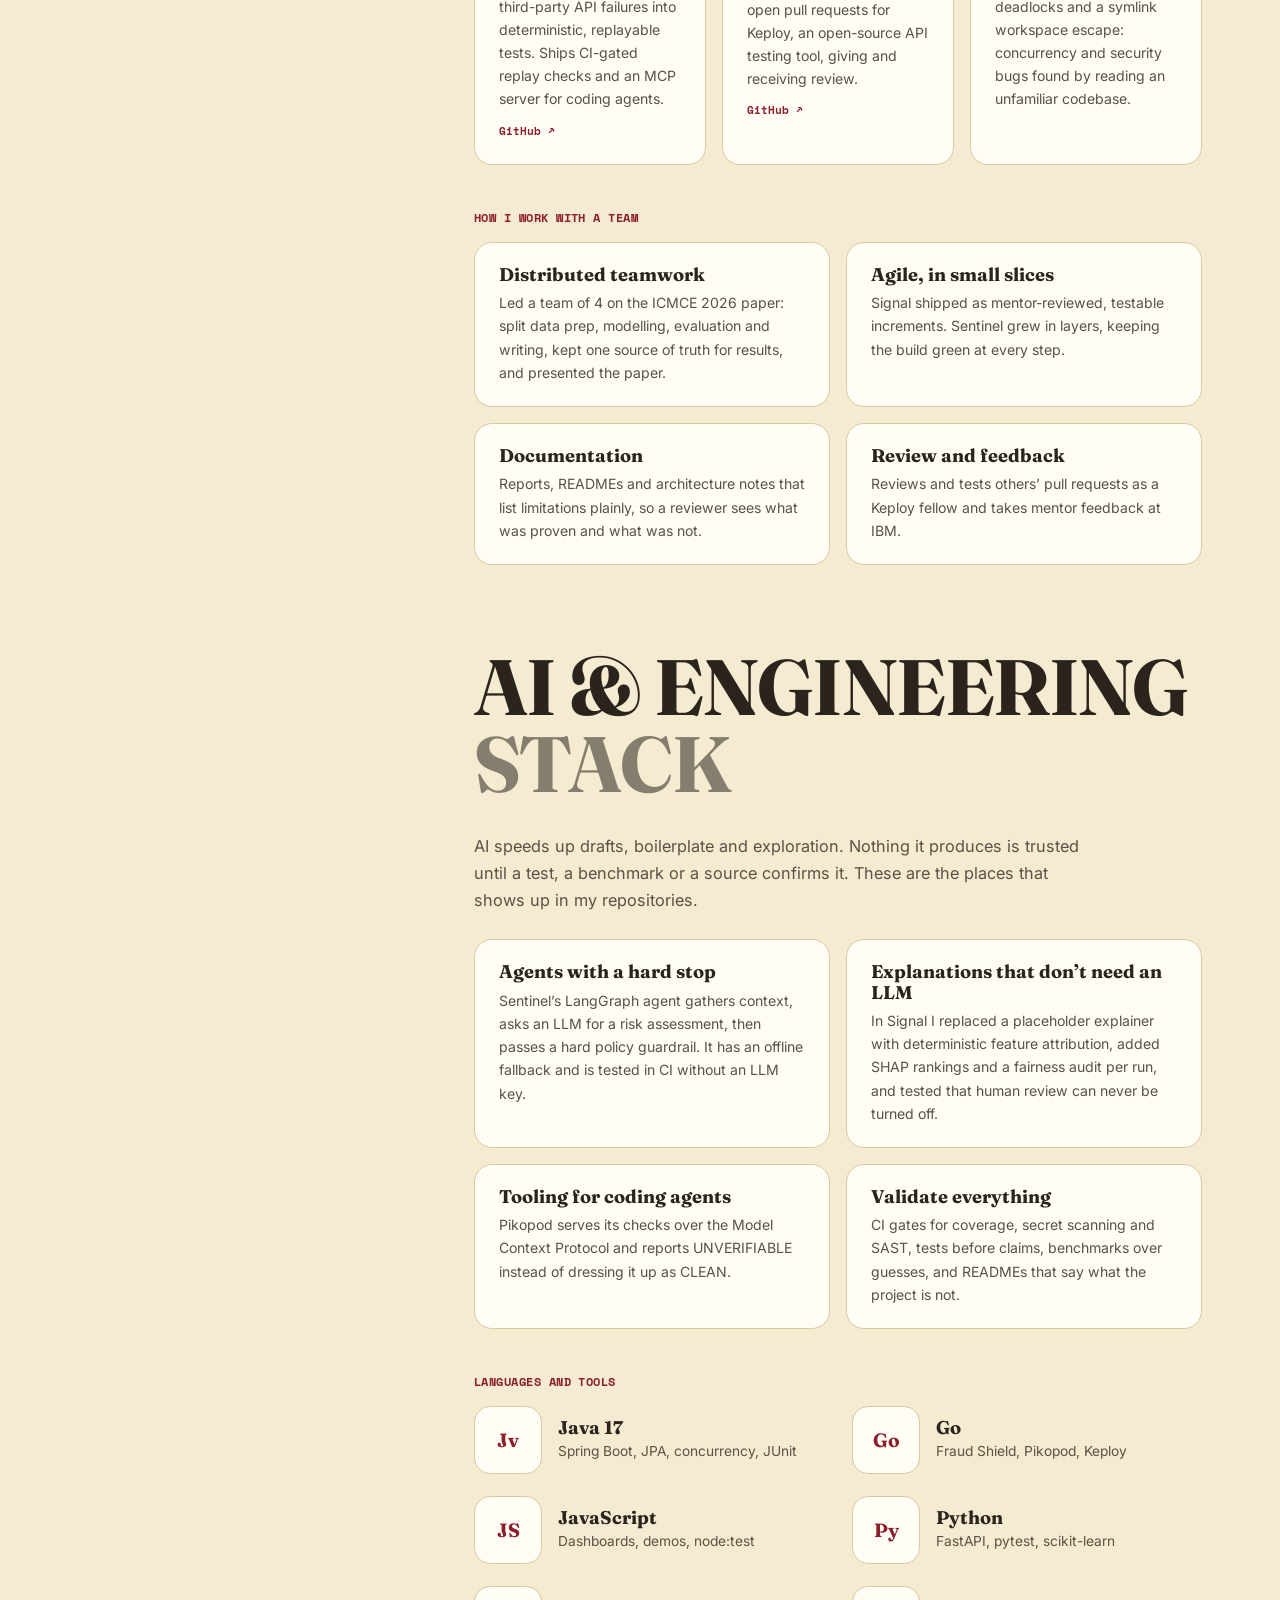
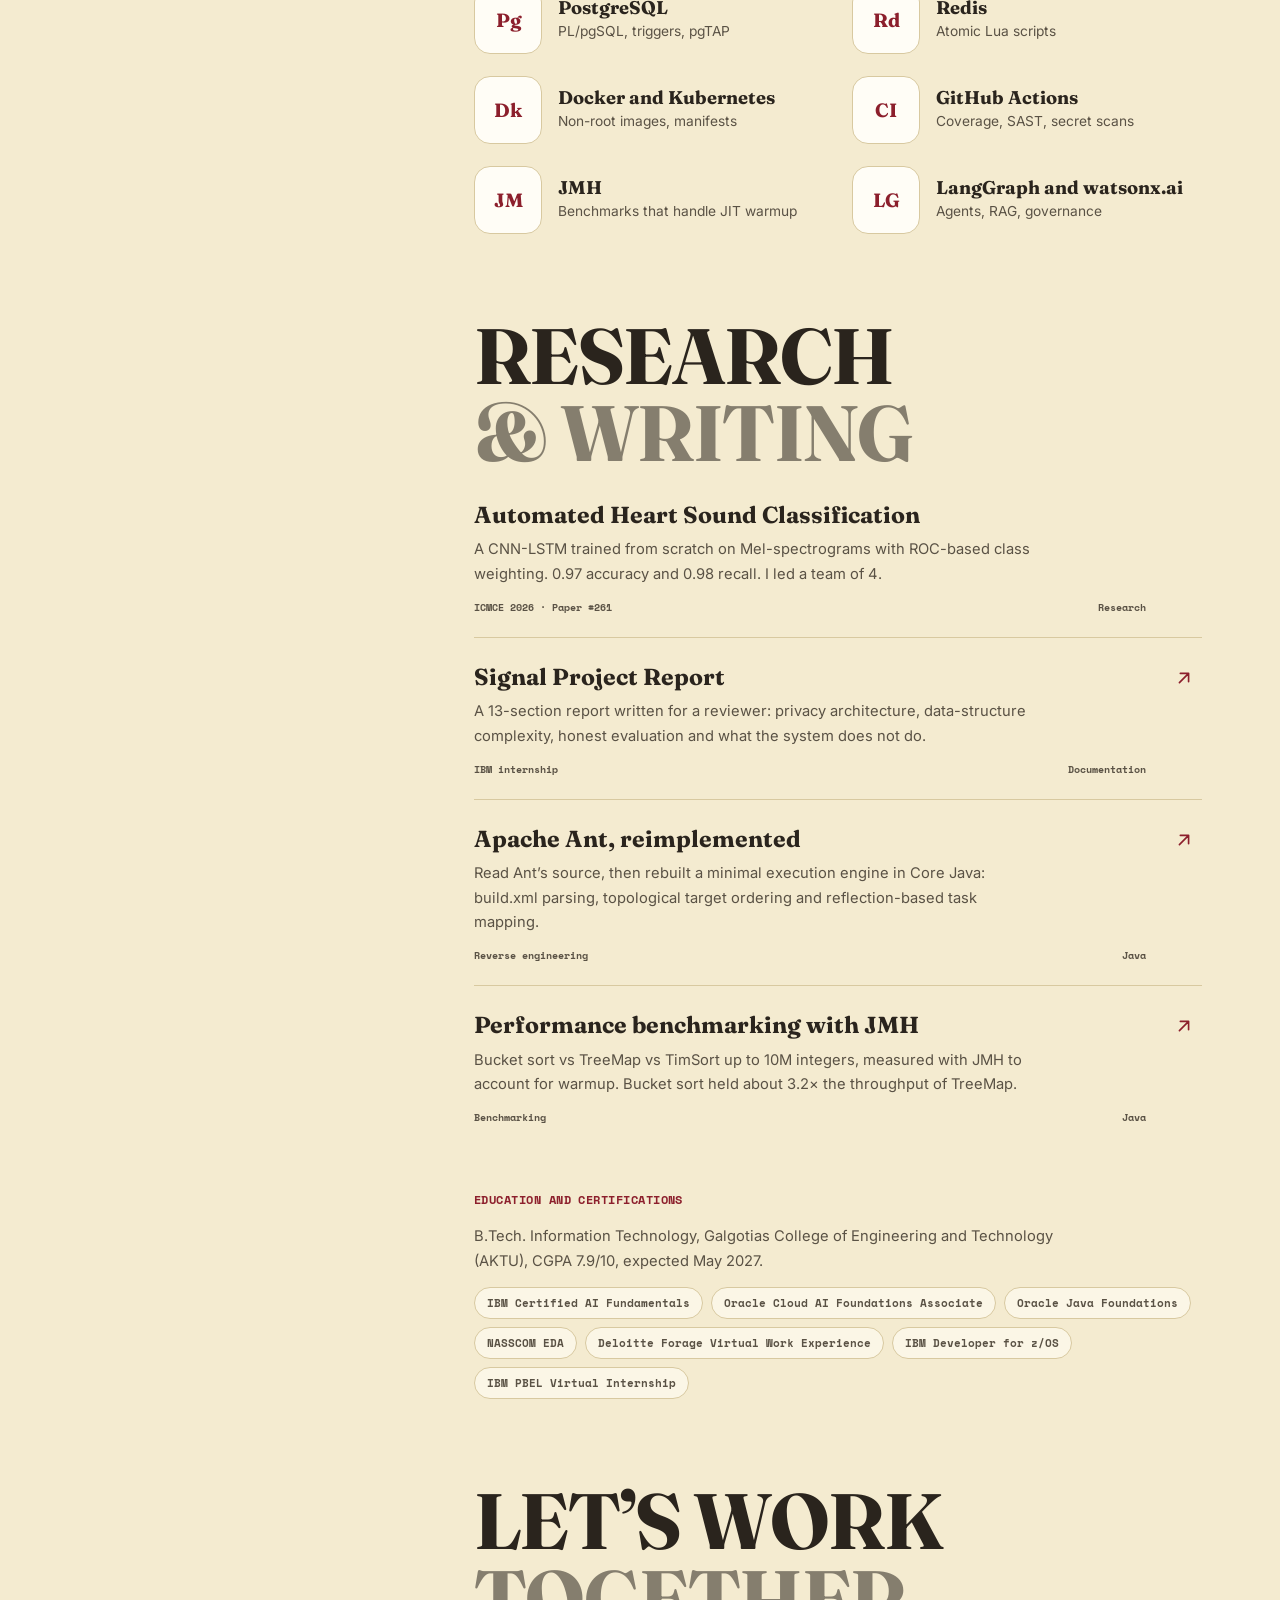
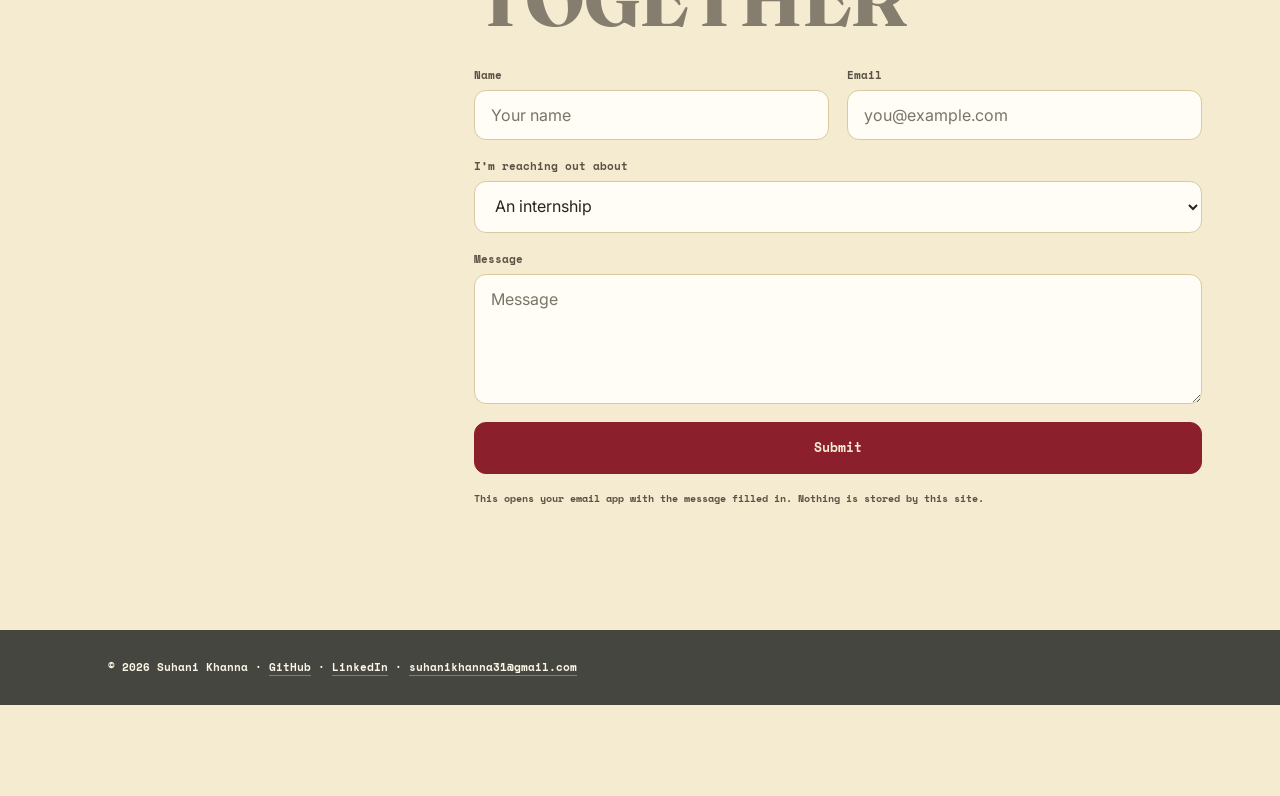
<file: certifications.html>
<!doctype html><html lang="en"><head><meta charset="utf-8"><title>Moved</title><meta http-equiv="refresh" content="0; url=index.html#research"><link rel="canonical" href="index.html#research"></head><body><p>This page moved to <a href="index.html#research">the home page</a>.</p></body></html>
</file>
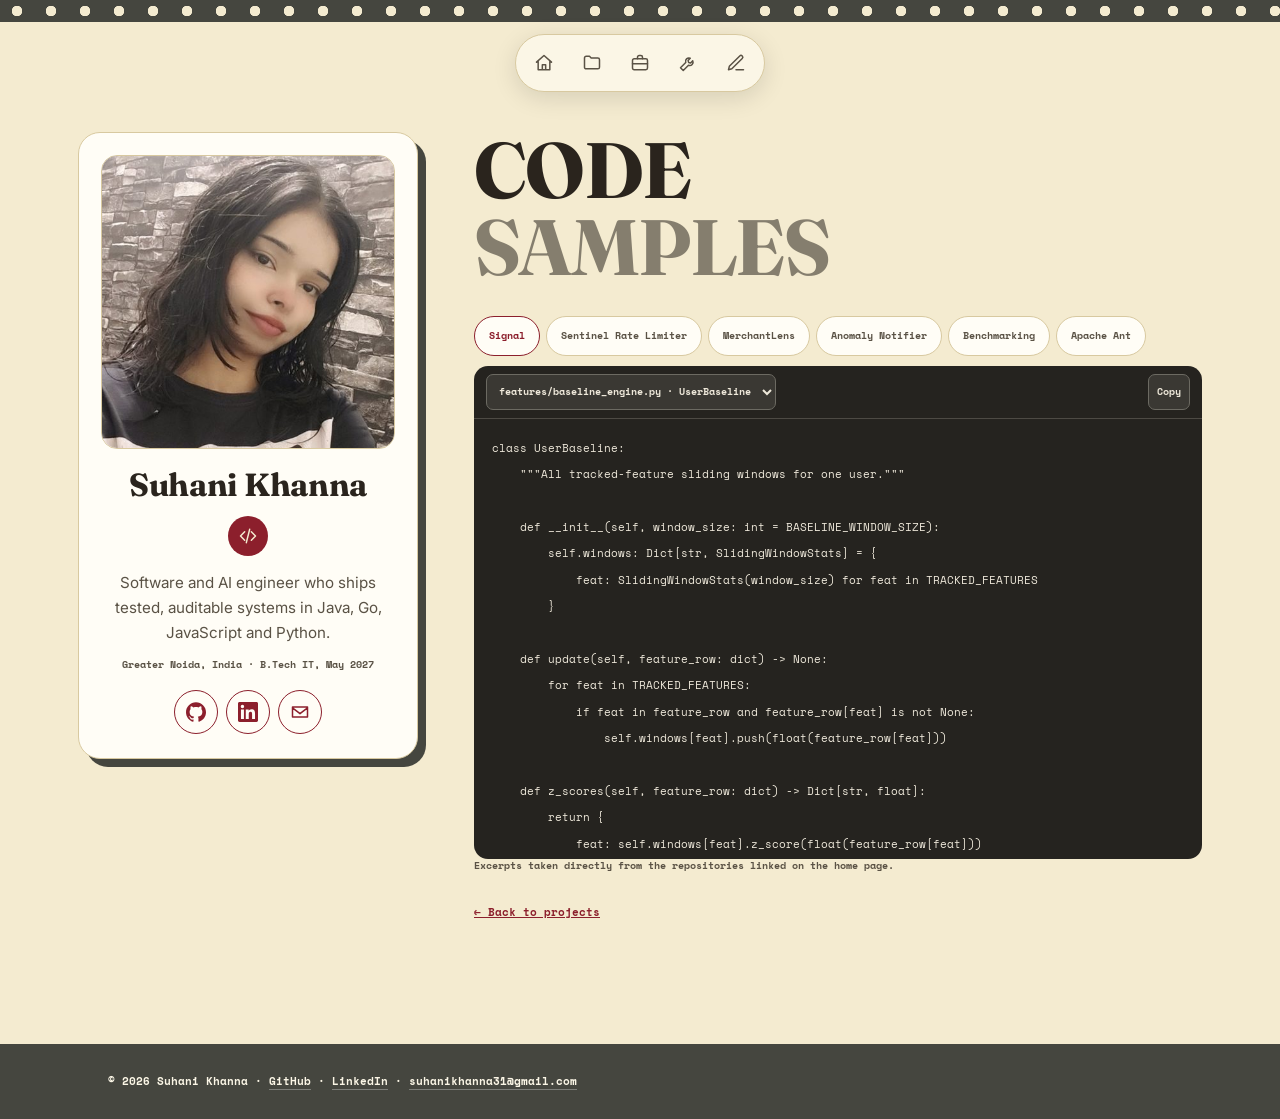
<file: code.html>
<!doctype html>
<html lang="en">
<head>
<meta charset="utf-8">
<meta name="viewport" content="width=device-width, initial-scale=1, viewport-fit=cover">
<title>Code samples — Suhani Khanna</title>
<meta name="description" content="Real code excerpts from Suhani Khanna’s repositories.">
<link rel="preconnect" href="https://fonts.googleapis.com">
<link rel="preconnect" href="https://fonts.gstatic.com" crossorigin>
<link href="https://fonts.googleapis.com/css2?family=Fraunces:ital,opsz,wght@0,9..144,500;0,9..144,600;0,9..144,700;1,9..144,500&family=Inter:wght@400;500;600;700&family=Space+Mono:wght@400;700&display=swap" rel="stylesheet">
<link rel="stylesheet" href="styles.css">
</head>
<body>
<div class="film"></div>
<nav class="dock" aria-label="Sections"><a href="index.html#home" data-sec="home" aria-label="Home" title="Home"><svg viewBox="0 0 24 24" width="20" height="20" fill="none" stroke="currentColor" stroke-width="1.8" stroke-linecap="round" stroke-linejoin="round" aria-hidden="true"><path d="M3 11l9-8 9 8M5 10v10h14V10M10 20v-6h4v6"/></svg></a><a href="index.html#projects" data-sec="projects" aria-label="Projects" title="Projects"><svg viewBox="0 0 24 24" width="20" height="20" fill="none" stroke="currentColor" stroke-width="1.8" stroke-linecap="round" stroke-linejoin="round" aria-hidden="true"><path d="M3 6a2 2 0 012-2h4l2 2h8a2 2 0 012 2v9a2 2 0 01-2 2H5a2 2 0 01-2-2z"/></svg></a><a href="index.html#experience" data-sec="experience" aria-label="Experience" title="Experience"><svg viewBox="0 0 24 24" width="20" height="20" fill="none" stroke="currentColor" stroke-width="1.8" stroke-linecap="round" stroke-linejoin="round" aria-hidden="true"><path d="M9 7V5a2 2 0 012-2h2a2 2 0 012 2v2M3 13h18"/><rect x="3" y="7" width="18" height="13" rx="2"/></svg></a><a href="index.html#stack" data-sec="stack" aria-label="Stack and AI" title="Stack and AI"><svg viewBox="0 0 24 24" width="20" height="20" fill="none" stroke="currentColor" stroke-width="1.8" stroke-linecap="round" stroke-linejoin="round" aria-hidden="true"><path d="M14.7 6.3a4 4 0 00-5.4 5.1L3 17.7 6.3 21l6.3-6.3a4 4 0 005.1-5.4l-2.6 2.6-2.4-.6-.6-2.4z"/></svg></a><a href="index.html#contact" data-sec="contact" aria-label="Contact" title="Contact"><svg viewBox="0 0 24 24" width="20" height="20" fill="none" stroke="currentColor" stroke-width="1.8" stroke-linecap="round" stroke-linejoin="round" aria-hidden="true"><path d="M12 20h9M16.5 3.5a2.1 2.1 0 013 3L7 19l-4 1 1-4z"/></svg></a></nav>
<div class="layout">
<aside class="profile">
  <div class="pcardbox">
    <img class="photo" src="photo.jpg" alt="Portrait of Suhani Khanna" width="520" height="457">
    <h1 class="pname">Suhani Khanna</h1>
    <div class="badge" aria-hidden="true"><svg viewBox="0 0 24 24" width="20" height="20" fill="none" stroke="currentColor" stroke-width="1.8" stroke-linecap="round" stroke-linejoin="round" aria-hidden="true"><path d="M8 7l-5 5 5 5M16 7l5 5-5 5M14 4l-4 16"/></svg></div>
    <p class="ptag">Software and AI engineer who ships tested, auditable systems in Java, Go, JavaScript and Python.</p>
    <p class="ploc">Greater Noida, India · B.Tech IT, May 2027</p>
    <div class="soc">
      <a href="https://github.com/suhanikhanna31/" aria-label="GitHub" title="GitHub"><svg viewBox="0 0 24 24" width="20" height="20" fill="currentColor" aria-hidden="true"><path d="M12 .297c-6.63 0-12 5.373-12 12 0 5.303 3.438 9.8 8.205 11.385.6.113.82-.258.82-.577 0-.285-.01-1.04-.015-2.04-3.338.724-4.042-1.61-4.042-1.61C4.422 18.07 3.633 17.7 3.633 17.7c-1.087-.744.084-.729.084-.729 1.205.084 1.838 1.236 1.838 1.236 1.07 1.835 2.809 1.305 3.495.998.108-.776.417-1.305.76-1.605-2.665-.3-5.466-1.332-5.466-5.93 0-1.31.465-2.38 1.235-3.22-.135-.303-.54-1.523.105-3.176 0 0 1.005-.322 3.3 1.23.96-.267 1.98-.399 3-.405 1.02.006 2.04.138 3 .405 2.28-1.552 3.285-1.23 3.285-1.23.645 1.653.24 2.873.12 3.176.765.84 1.23 1.91 1.23 3.22 0 4.61-2.805 5.625-5.475 5.92.42.36.81 1.096.81 2.22 0 1.606-.015 2.896-.015 3.286 0 .315.21.69.825.57C20.565 22.092 24 17.592 24 12.297c0-6.627-5.373-12-12-12"/></svg></a>
      <a href="https://www.linkedin.com/in/suhaani-khanna/" aria-label="LinkedIn" title="LinkedIn"><svg viewBox="0 0 24 24" width="20" height="20" fill="currentColor" aria-hidden="true"><path d="M20.447 20.452h-3.554v-5.569c0-1.328-.027-3.037-1.852-3.037-1.853 0-2.136 1.445-2.136 2.939v5.667H9.351V9h3.414v1.561h.046c.477-.9 1.637-1.85 3.37-1.85 3.601 0 4.267 2.37 4.267 5.455v6.286zM5.337 7.433a2.062 2.062 0 01-2.063-2.065 2.064 2.064 0 112.063 2.065zm1.782 13.019H3.555V9h3.564v11.452zM22.225 0H1.771C.792 0 0 .774 0 1.729v20.542C0 23.227.792 24 1.771 24h20.451C23.2 24 24 23.227 24 22.271V1.729C24 .774 23.2 0 22.222 0h.003z"/></svg></a>
      <a href="mailto:suhanikhanna31@gmail.com" aria-label="Email" title="Email"><svg viewBox="0 0 24 24" width="20" height="20" fill="none" stroke="currentColor" stroke-width="1.8" stroke-linecap="round" stroke-linejoin="round" aria-hidden="true"><path d="M3 6h18v12H3zM3 7l9 7 9-7"/></svg></a>
    </div>
  </div>
</aside>
<main class="content">
<section id="code">
  <h2 class="big"><span>CODE</span><span class="dim">SAMPLES</span></h2>
  <div class="tabs" role="tablist" id="tabs"></div>
  <div class="viewer"><div class="bar"><select id="files" aria-label="File"></select><button id="copy" type="button">Copy</button></div><pre><code id="src"></code></pre></div>
  <p class="fnote">Excerpts taken directly from the repositories linked on the home page.</p>
  <p class="more"><a href="index.html#projects">← Back to projects</a></p>
</section>
</main>
</div>
<footer class="foot"><div class="wrap">© 2026 Suhani Khanna · <a href="https://github.com/suhanikhanna31/">GitHub</a> · <a href="https://www.linkedin.com/in/suhaani-khanna/">LinkedIn</a> · <a href="mailto:suhanikhanna31@gmail.com">suhanikhanna31@gmail.com</a></div></footer>
<script>const CODE={"Signal": [["features/baseline_engine.py \u00b7 UserBaseline", "class UserBaseline:\n    \"\"\"All tracked-feature sliding windows for one user.\"\"\"\n\n    def __init__(self, window_size: int = BASELINE_WINDOW_SIZE):\n        self.windows: Dict[str, SlidingWindowStats] = {\n            feat: SlidingWindowStats(window_size) for feat in TRACKED_FEATURES\n        }\n\n    def update(self, feature_row: dict) -> None:\n        for feat in TRACKED_FEATURES:\n            if feat in feature_row and feature_row[feat] is not None:\n                self.windows[feat].push(float(feature_row[feat]))\n\n    def z_scores(self, feature_row: dict) -> Dict[str, float]:\n        return {\n            feat: self.windows[feat].z_score(float(feature_row[feat]))\n            for feat in TRACKED_FEATURES\n            if feat in feature_row and feature_row[feat] is not None\n        }\n\n    def is_ready(self) -> bool:\n        \"\"\"Baseline is only meaningful once at least one window has enough history.\"\"\"\n        return any(w.is_full() for w in self.windows.values())\n\n    def snapshot(self) -> dict:\n        return {feat: w.snapshot() for feat, w in self.windows.items()}"], ["features/drift_scoring.py \u00b7 score_drift", "def score_drift(z_row: Dict[str, float]) -> dict:\n    \"\"\"\n    Given a dict of z_<feature> -> z-score values (as produced by\n    BaselineEngine.replay), returns:\n      - drift_score: weighted mean absolute z-score (0 = no drift; grows unbounded)\n      - flagged_features: list of features whose |z| exceeded DRIFT_Z_THRESHOLD\n      - n_flagged: convenience count\n    \"\"\"\n    if not z_row:\n        return {\"drift_score\": 0.0, \"flagged_features\": [], \"n_flagged\": 0}\n\n    weighted_sum = 0.0\n    weight_total = 0.0\n    flagged: List[str] = []\n\n    for feat, z in z_row.items():\n        if pd.isna(z):\n            continue\n        w = FEATURE_WEIGHTS.get(feat, 1.0)\n        clipped_z = min(abs(z), MAX_ABS_Z)\n        weighted_sum += w * clipped_z\n        weight_total += w\n        if abs(z) >= DRIFT_Z_THRESHOLD:\n            flagged.append(feat.replace(\"z_\", \"\"))\n\n    drift_score = round(weighted_sum / weight_total, 4) if weight_total else 0.0\n    return {\"drift_score\": drift_score, \"flagged_features\": flagged, \"n_flagged\": len(flagged)}"], ["dsa/top_k_heap.py \u00b7 bounded min-heap", "class TopKRiskHeap:\n    def __init__(self, k: int):\n        if k <= 0:\n            raise ValueError(\"k must be positive\")\n        self.k = k\n        self._heap: List[RiskEntry] = []\n\n    def push(self, user_id: str, score: float, details: dict = None) -> None:\n        entry = RiskEntry(score=score, user_id=user_id, details=details or {})\n        if len(self._heap) < self.k:\n            heapq.heappush(self._heap, entry)\n        elif score > self._heap[0].score:\n            heapq.heapreplace(self._heap, entry)\n        # else: score too low to make the cut, O(1) discard\n\n    def top_k(self) -> List[RiskEntry]:\n        \"\"\"Return entries sorted descending by risk score.\"\"\"\n        return sorted(self._heap, key=lambda e: e.score, reverse=True)"]], "Sentinel Rate Limiter": [["RateLimiterService.java \u00b7 atomic Lua script", "    private static final String SLIDING_WINDOW_SCRIPT = \"\"\"\n            local key       = KEYS[1]\n            local now       = tonumber(ARGV[1])\n            local win_start = tonumber(ARGV[2])\n            local limit     = tonumber(ARGV[3])\n            local win_ms    = tonumber(ARGV[4])\n\n            -- 1. Evict timestamps outside the window\n            redis.call('ZREMRANGEBYSCORE', key, 0, win_start)\n\n            -- 2. Count remaining\n            local count = redis.call('ZCARD', key)\n\n            if count < limit then\n                -- 3. Record this request (score = timestamp, member = timestamp for uniqueness)\n                redis.call('ZADD', key, now, now .. '-' .. math.random(1, 1000000))\n                -- 4. Reset TTL so the key expires naturally after the window\n                redis.call('PEXPIRE', key, win_ms)\n                return {1, count + 1}\n            else\n                return {0, count}\n            end\n            \"\"\";"]], "MerchantLens": [["procedures/02_escalate_disputes.sql", "CREATE OR REPLACE FUNCTION escalate_overdue_disputes()\nRETURNS INT\nLANGUAGE plpgsql\nAS $$\nDECLARE\n    v_count INT := 0;\n    v_dispute RECORD;\nBEGIN\n    FOR v_dispute IN\n        SELECT dispute_id, cb_reference, merchant_id, response_due_by\n        FROM   disputes\n        WHERE  status          IN ('UNDER_REVIEW', 'EVIDENCE_SUBMITTED')\n          AND  response_due_by  < CURRENT_DATE\n          AND  resolved_at     IS NULL\n        FOR UPDATE SKIP LOCKED\n    LOOP\n        -- FSM trigger (02_dispute_fsm.sql) will validate this transition\n        UPDATE disputes\n        SET    status       = 'ARBITRATION',\n               outcome_note = FORMAT(\n                   'Auto-escalated to ARBITRATION on %s: response deadline %s was missed.',\n                   CURRENT_DATE, v_dispute.response_due_by\n               ),\n               assigned_to  = 'SYSTEM_ESCALATION'\n        WHERE  dispute_id = v_dispute.dispute_id;\n\n        RAISE NOTICE 'Escalated dispute % (merchant %) \u2014 deadline was %',"]], "Anomaly Notifier": [["main.py \u00b7 compute_risk", "def compute_risk(\n    amount: float,\n    time_gap_minutes: Optional[float] = None,\n    location: Optional[str] = \"Unknown\",\n    device: Optional[str] = \"mobile\",\n) -> dict:\n    \"\"\"\n    Multi-factor rule engine.\n    Rules:\n      1. Z-score (statistical outlier)\n      2. Absolute value threshold\n      3. Velocity (time since last transaction)\n      4. Location risk          \u2190 NEW\n      5. Device risk            \u2190 NEW\n\n    Returns z_score, risk_score (0-100), confidence, status, alert flag, reason.\n    \"\"\"\n    z_score = (amount - mean_amount) / std_amount\n    risk_score = 0\n    reasons = []\n\n    # \u2500\u2500 Rule 1: statistical outlier \u2500\u2500\u2500\u2500\u2500\u2500\u2500\u2500\u2500\u2500\u2500\u2500\u2500\u2500\u2500\u2500\u2500\u2500\u2500\u2500\u2500\u2500\u2500\u2500\u2500\u2500\u2500\u2500\u2500\u2500\u2500\u2500\u2500\u2500\u2500\u2500\u2500\u2500\u2500\u2500\u2500\u2500\n    if abs(z_score) > 3.0:\n        risk_score += 50\n        reasons.append(f\"extreme z-score ({z_score:.2f})\")\n    elif abs(z_score) > 2.0:\n        risk_score += 30\n        reasons.append(f\"high z-score ({z_score:.2f})\")\n    elif abs(z_score) > 1.5:\n        risk_score += 15\n        reasons.append(f\"elevated z-score ({z_score:.2f})\")\n\n    # \u2500\u2500 Rule 2: absolute high-value threshold \u2500\u2500\u2500\u2500\u2500\u2500\u2500\u2500\u2500\u2500\u2500\u2500\u2500\u2500\u2500\u2500\u2500\u2500\u2500\u2500\u2500\u2500\u2500\u2500\u2500\u2500\u2500\u2500\u2500\u2500\u2500\u2500\n    if amount > 10_000:\n        risk_score += 25"]], "Benchmarking": [["SortingAlgorithms.java \u00b7 bucketSort", "    public static int[] bucketSort(int[] input, int min, int max) {\n        int range = max - min + 1;\n        int[] freq = new int[range];\n\n        for (int val : input) {\n            freq[val - min]++;\n        }\n\n        int[] result = new int[input.length];\n        int idx = 0;\n        for (int i = 0; i < range; i++) {\n            int count = freq[i];\n            while (count-- > 0) {\n                result[idx++] = i + min;\n            }\n        }\n        return result;"]], "Apache Ant": [["build.xml \u00b7 dependency chain Ant resolves by topological sort", "<target name=\"init\"/>\n<target name=\"compile\" depends=\"init\"/>\n<target name=\"jar\"     depends=\"compile\"/>\n<target name=\"run\"     depends=\"jar\"/>\n\n<!-- ant run  =>  init -> compile -> jar -> run -->"]]};const tabs=document.getElementById('tabs'),files=document.getElementById('files'),src=document.getElementById('src');
let cur;
function showFile(i){src.textContent=CODE[cur][i][1]}
function pick(k){cur=k;[...tabs.children].forEach(b=>b.setAttribute('aria-selected',b.textContent===k));files.innerHTML='';CODE[k].forEach((f,i)=>{const o=document.createElement('option');o.value=i;o.textContent=f[0];files.appendChild(o)});showFile(0)}
Object.keys(CODE).forEach(k=>{const b=document.createElement('button');b.className='tab';b.role='tab';b.textContent=k;b.onclick=()=>pick(k);tabs.appendChild(b)});
files.onchange=()=>showFile(+files.value);
document.getElementById('copy').onclick=async e=>{try{await navigator.clipboard.writeText(src.textContent);e.target.textContent='Copied'}catch(x){e.target.textContent='Select and copy'}setTimeout(()=>e.target.textContent='Copy',1500)};
pick('Signal');
</script>
<script src="site.js"></script>
</body>
</html>
</file>
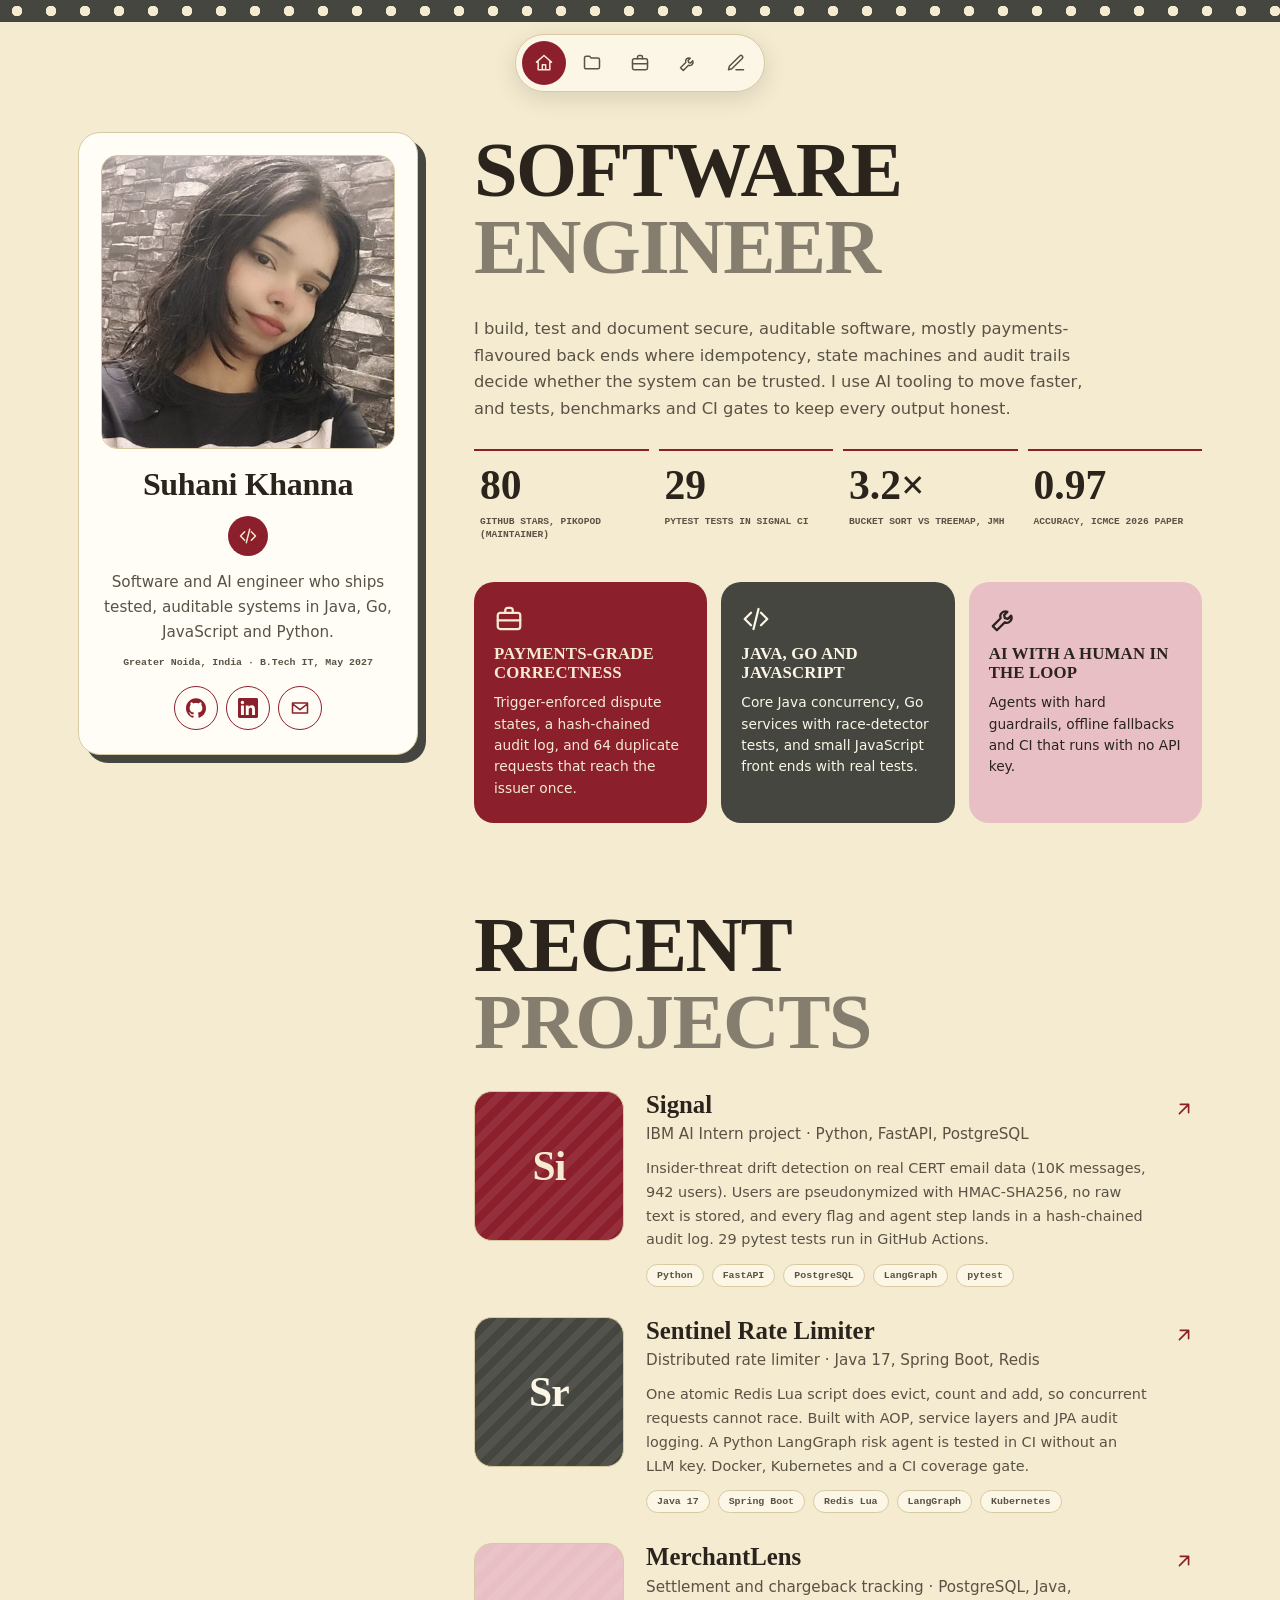
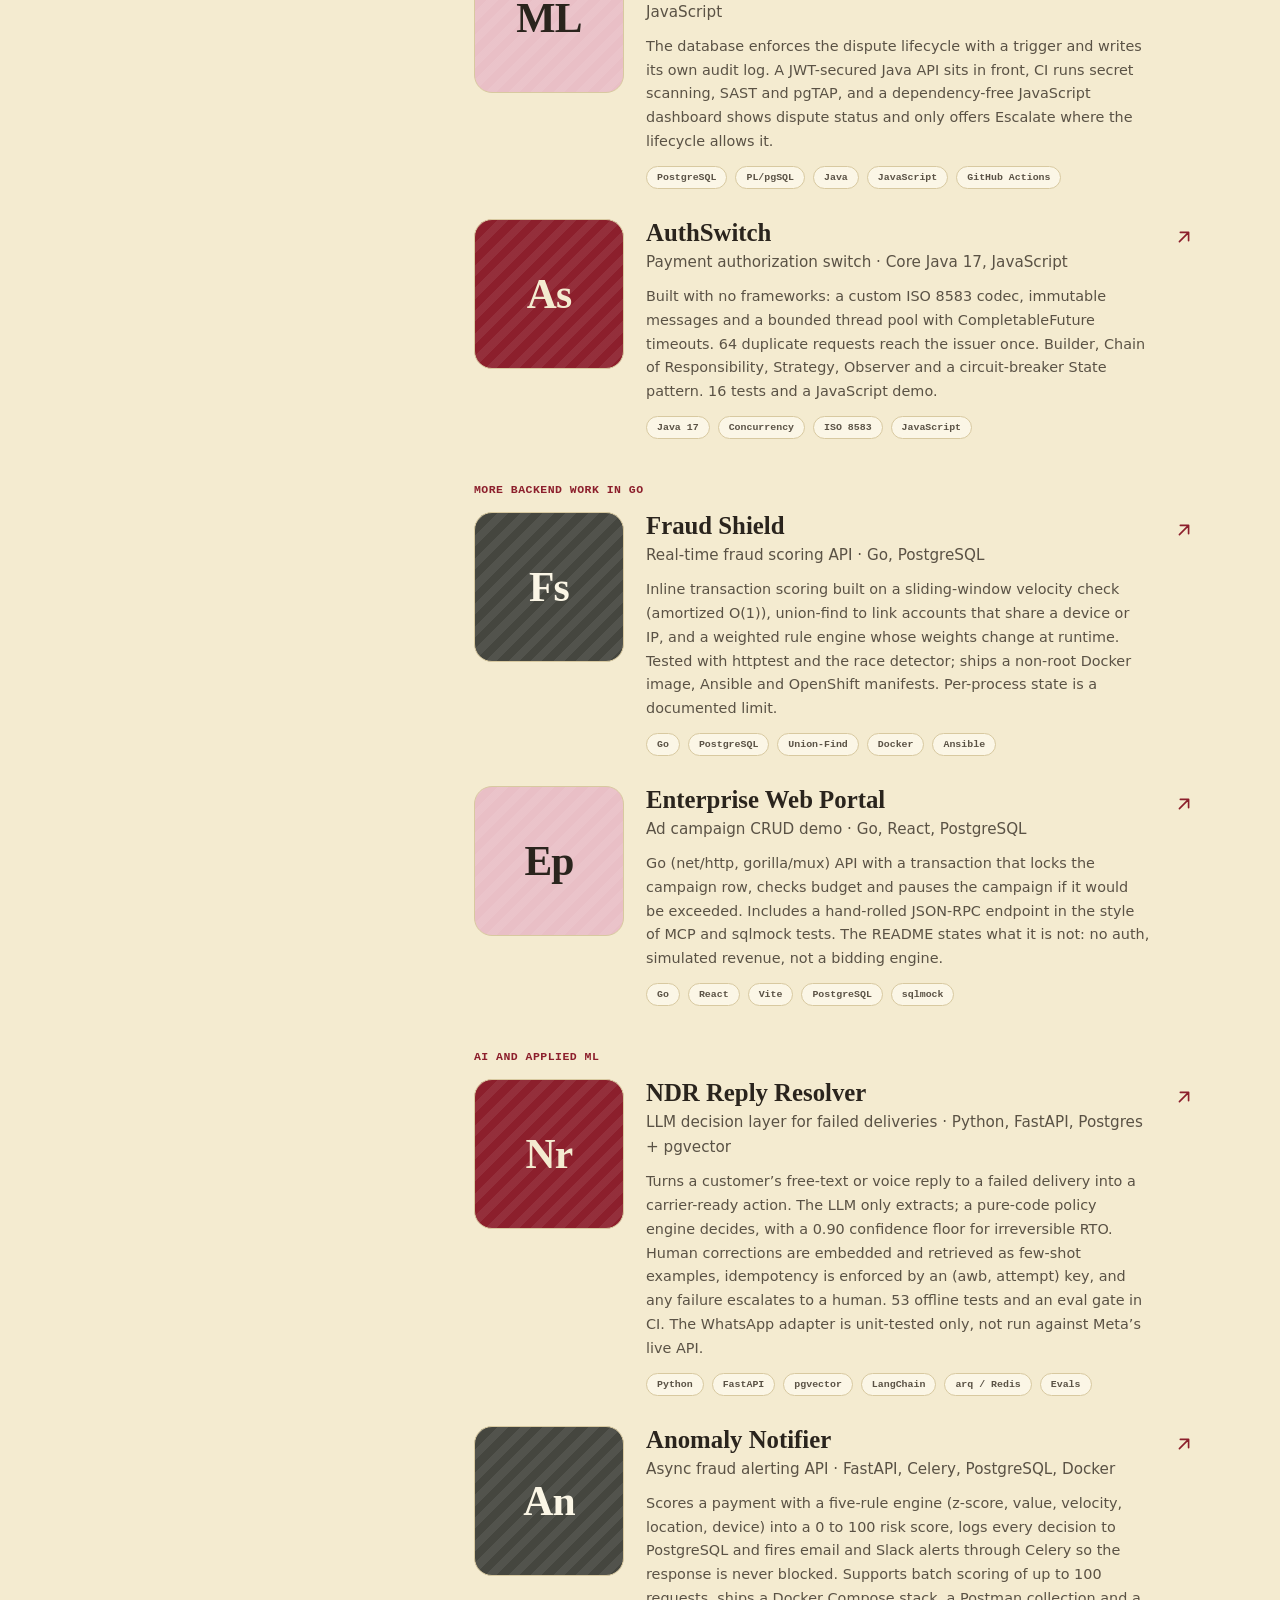
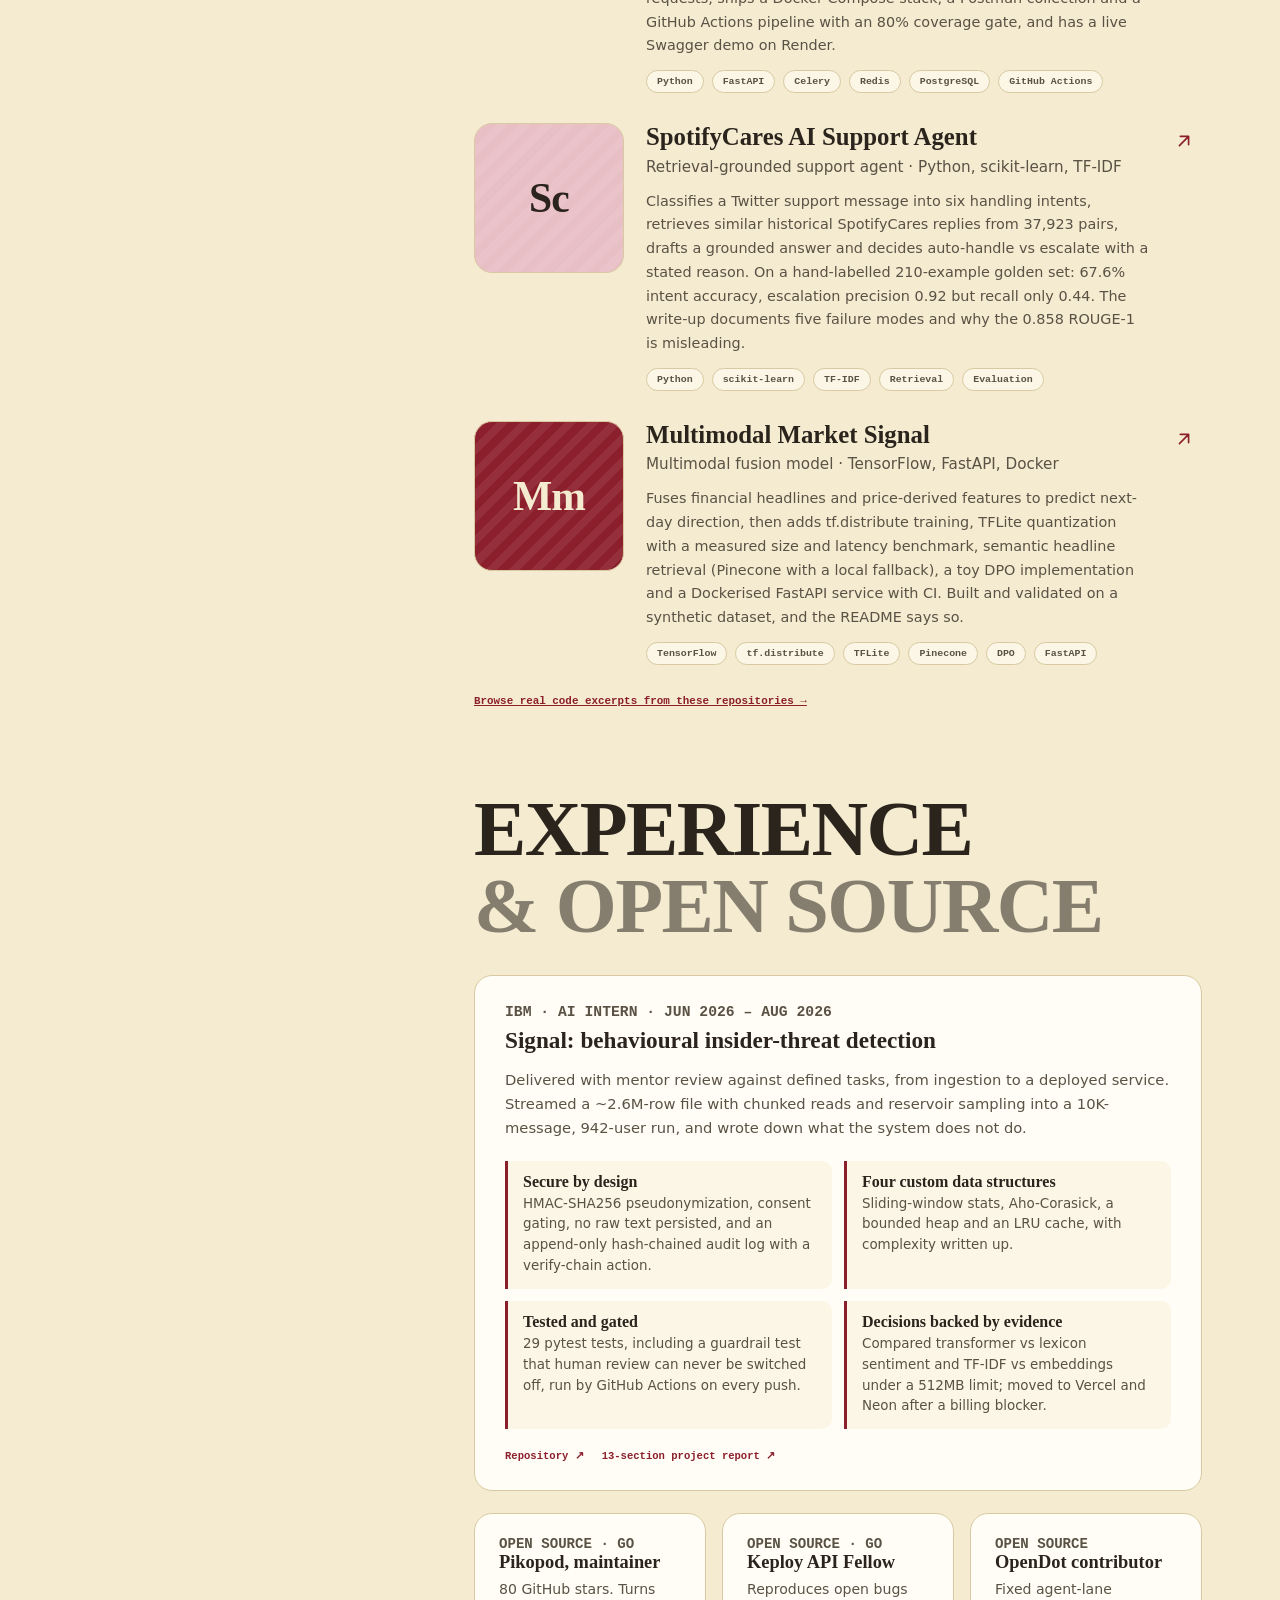
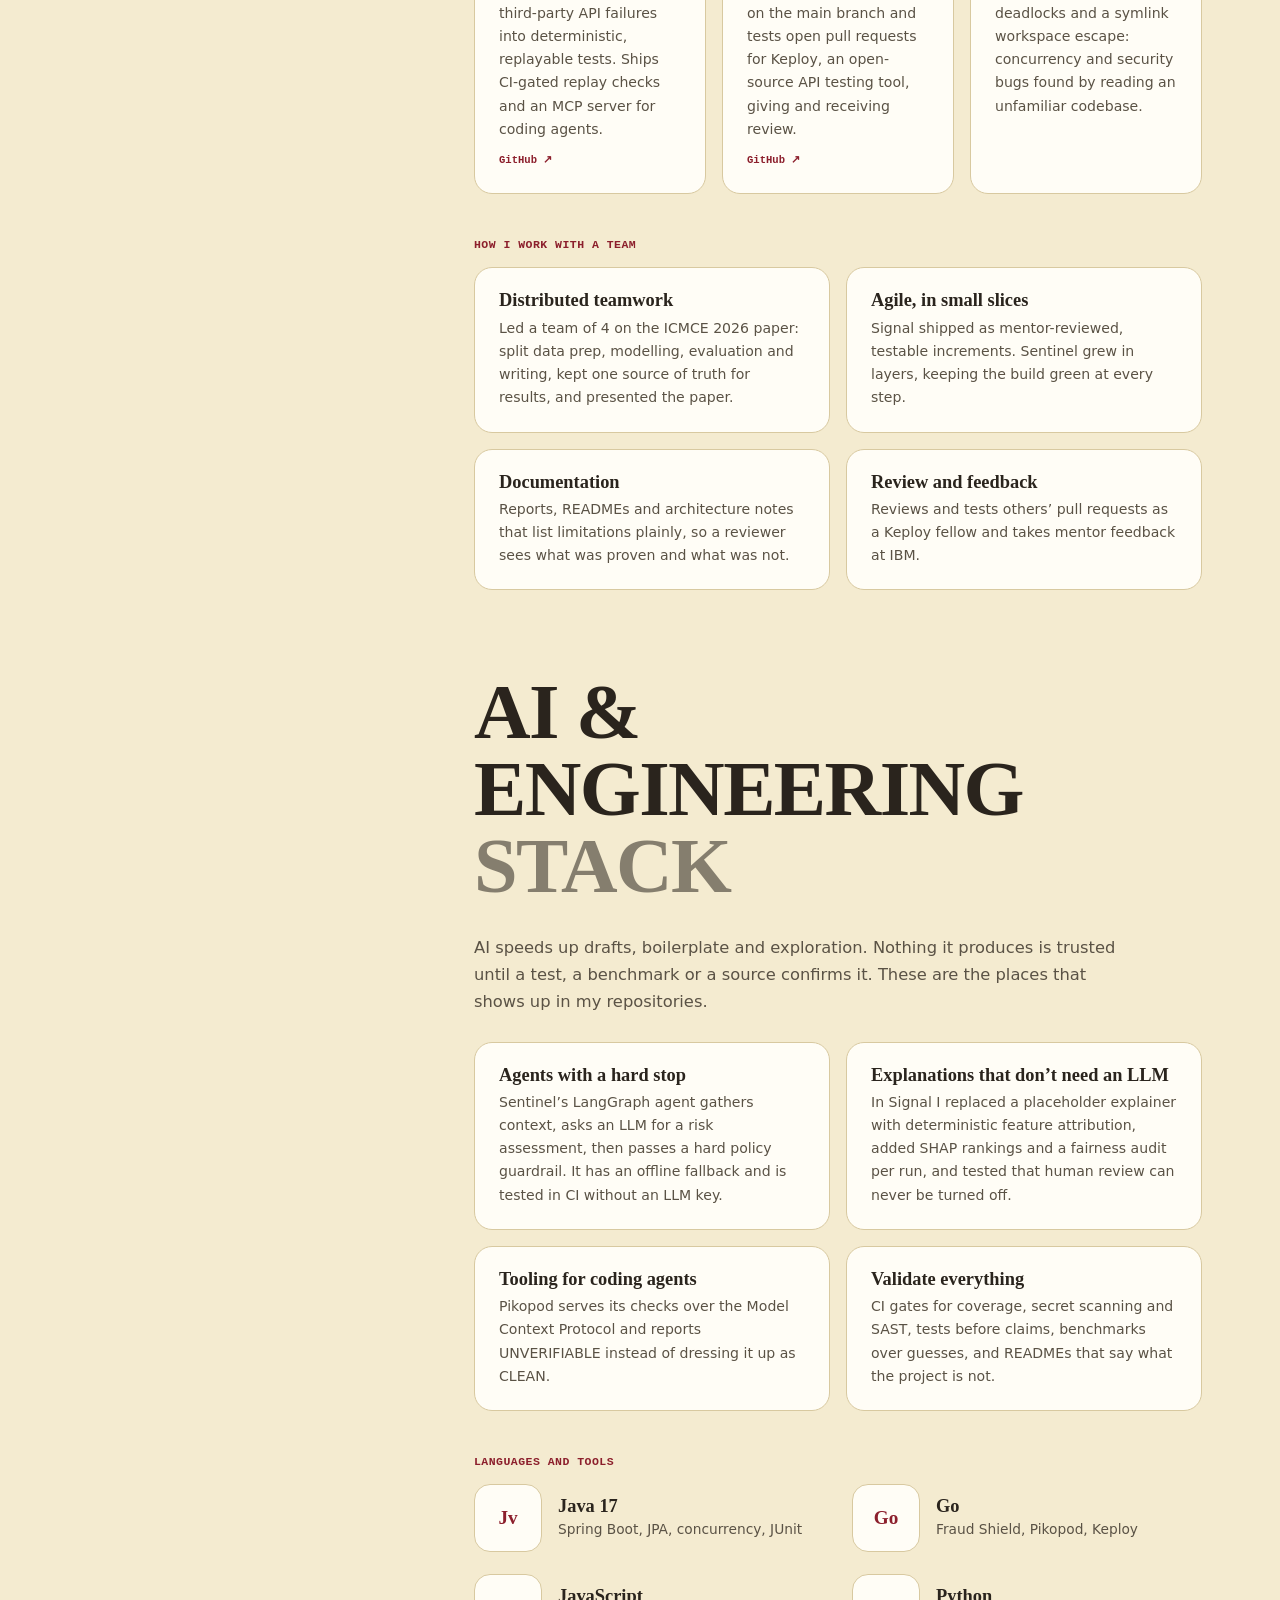
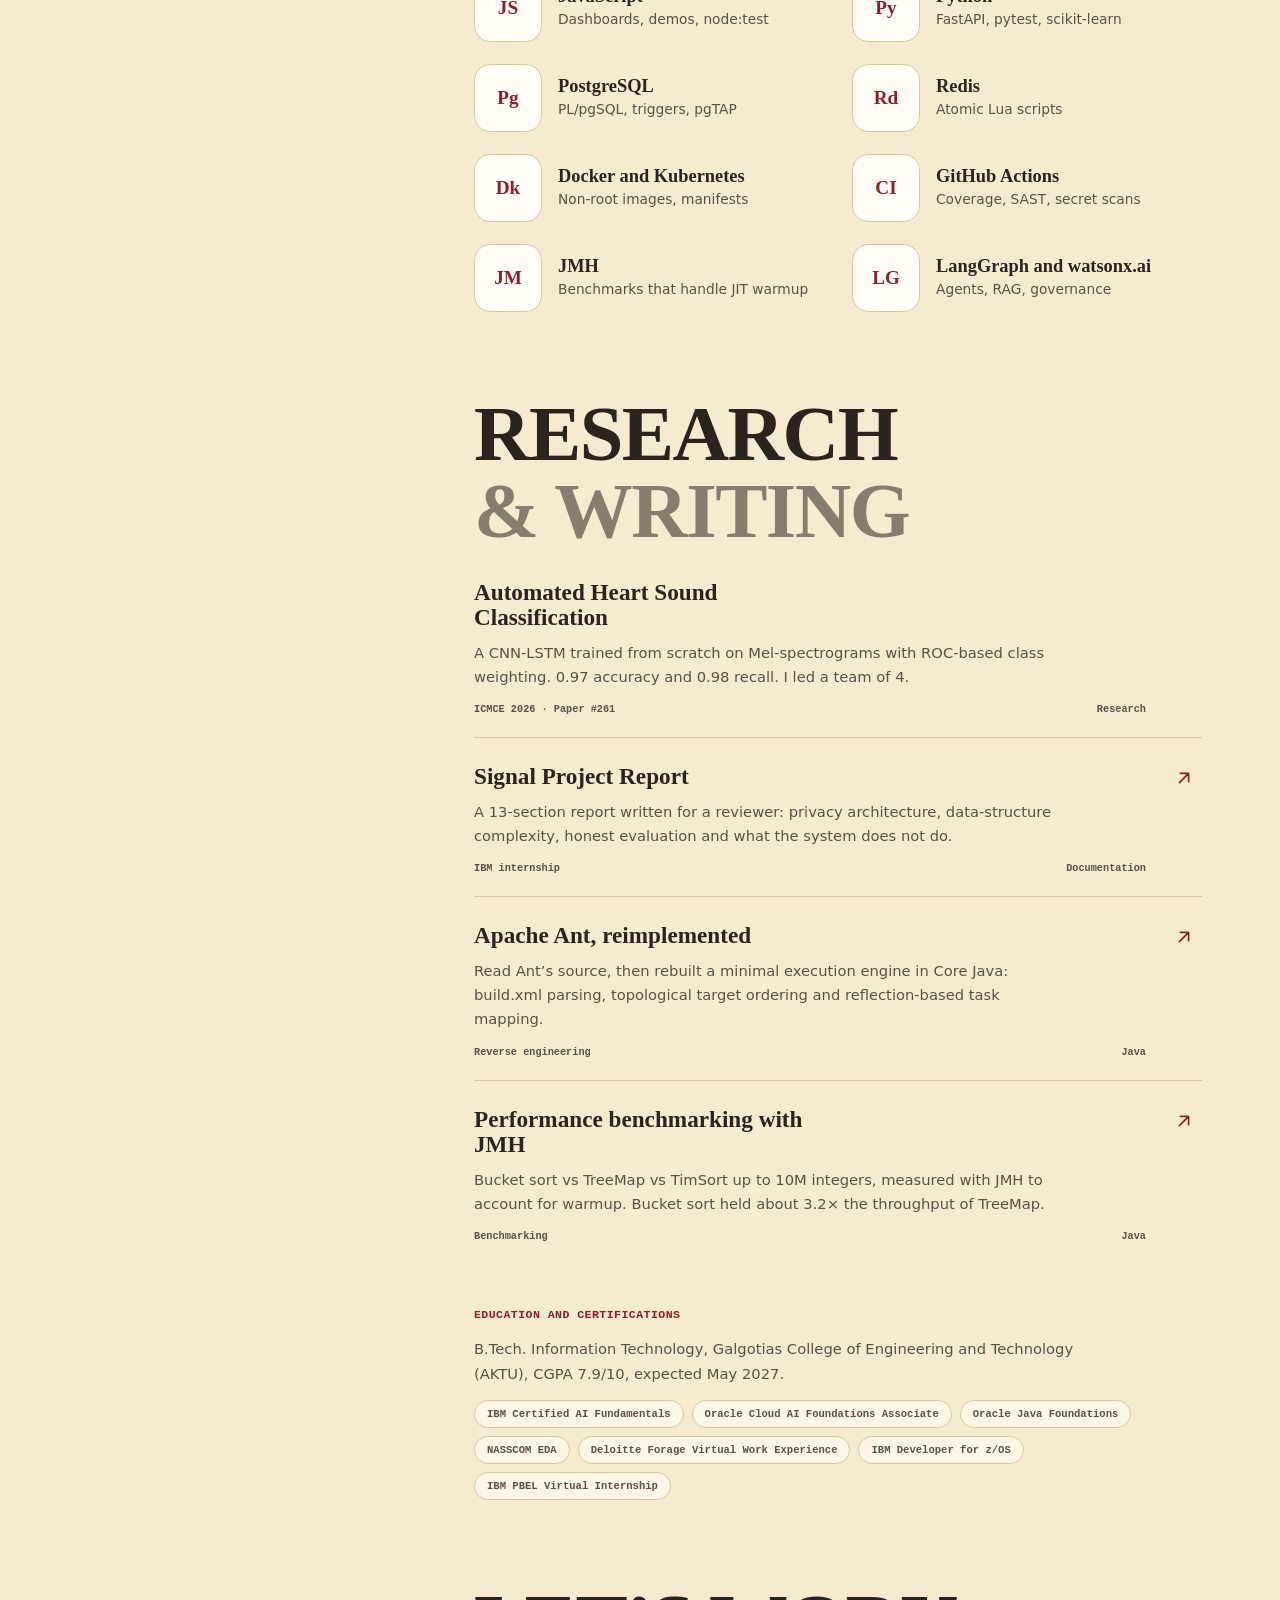
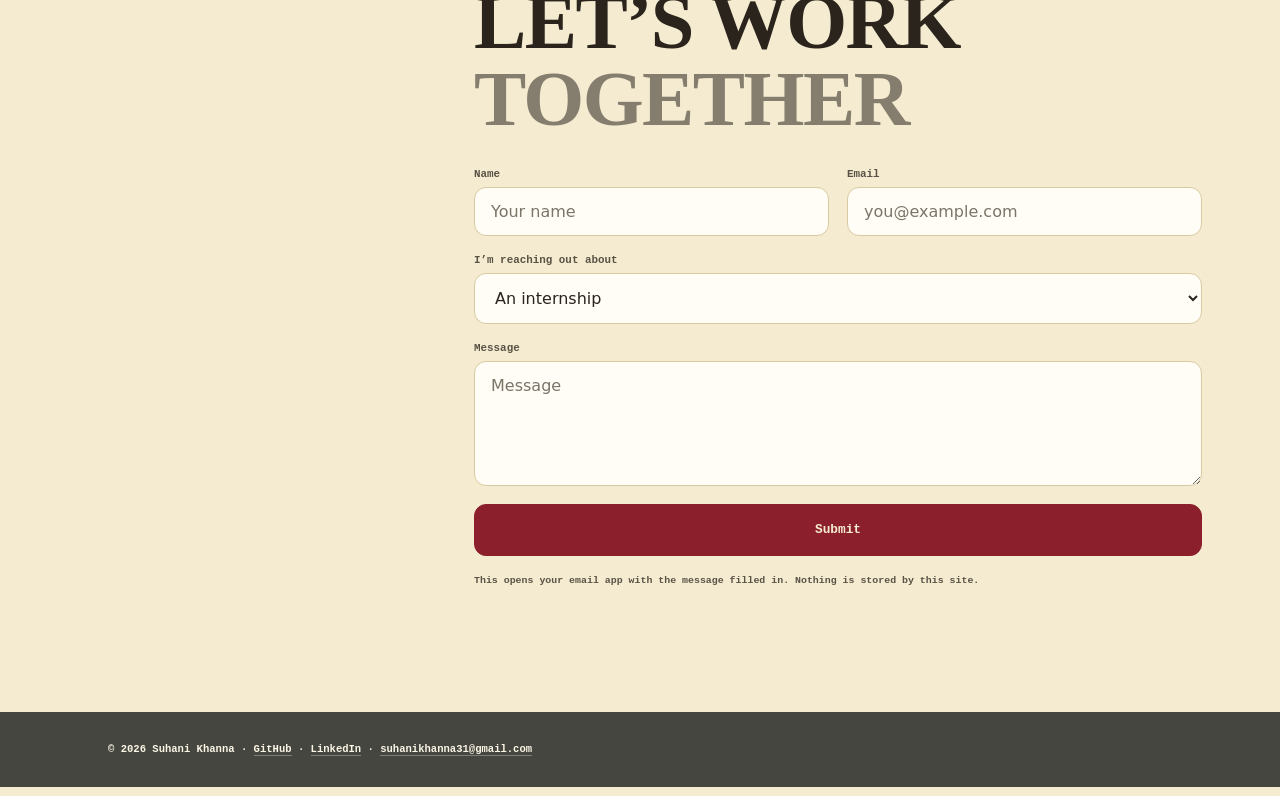
<file: experience.html>
<!doctype html><html lang="en"><head><meta charset="utf-8"><title>Moved</title><meta http-equiv="refresh" content="0; url=index.html#experience"><link rel="canonical" href="index.html#experience"></head><body><p>This page moved to <a href="index.html#experience">the home page</a>.</p></body></html>
</file>
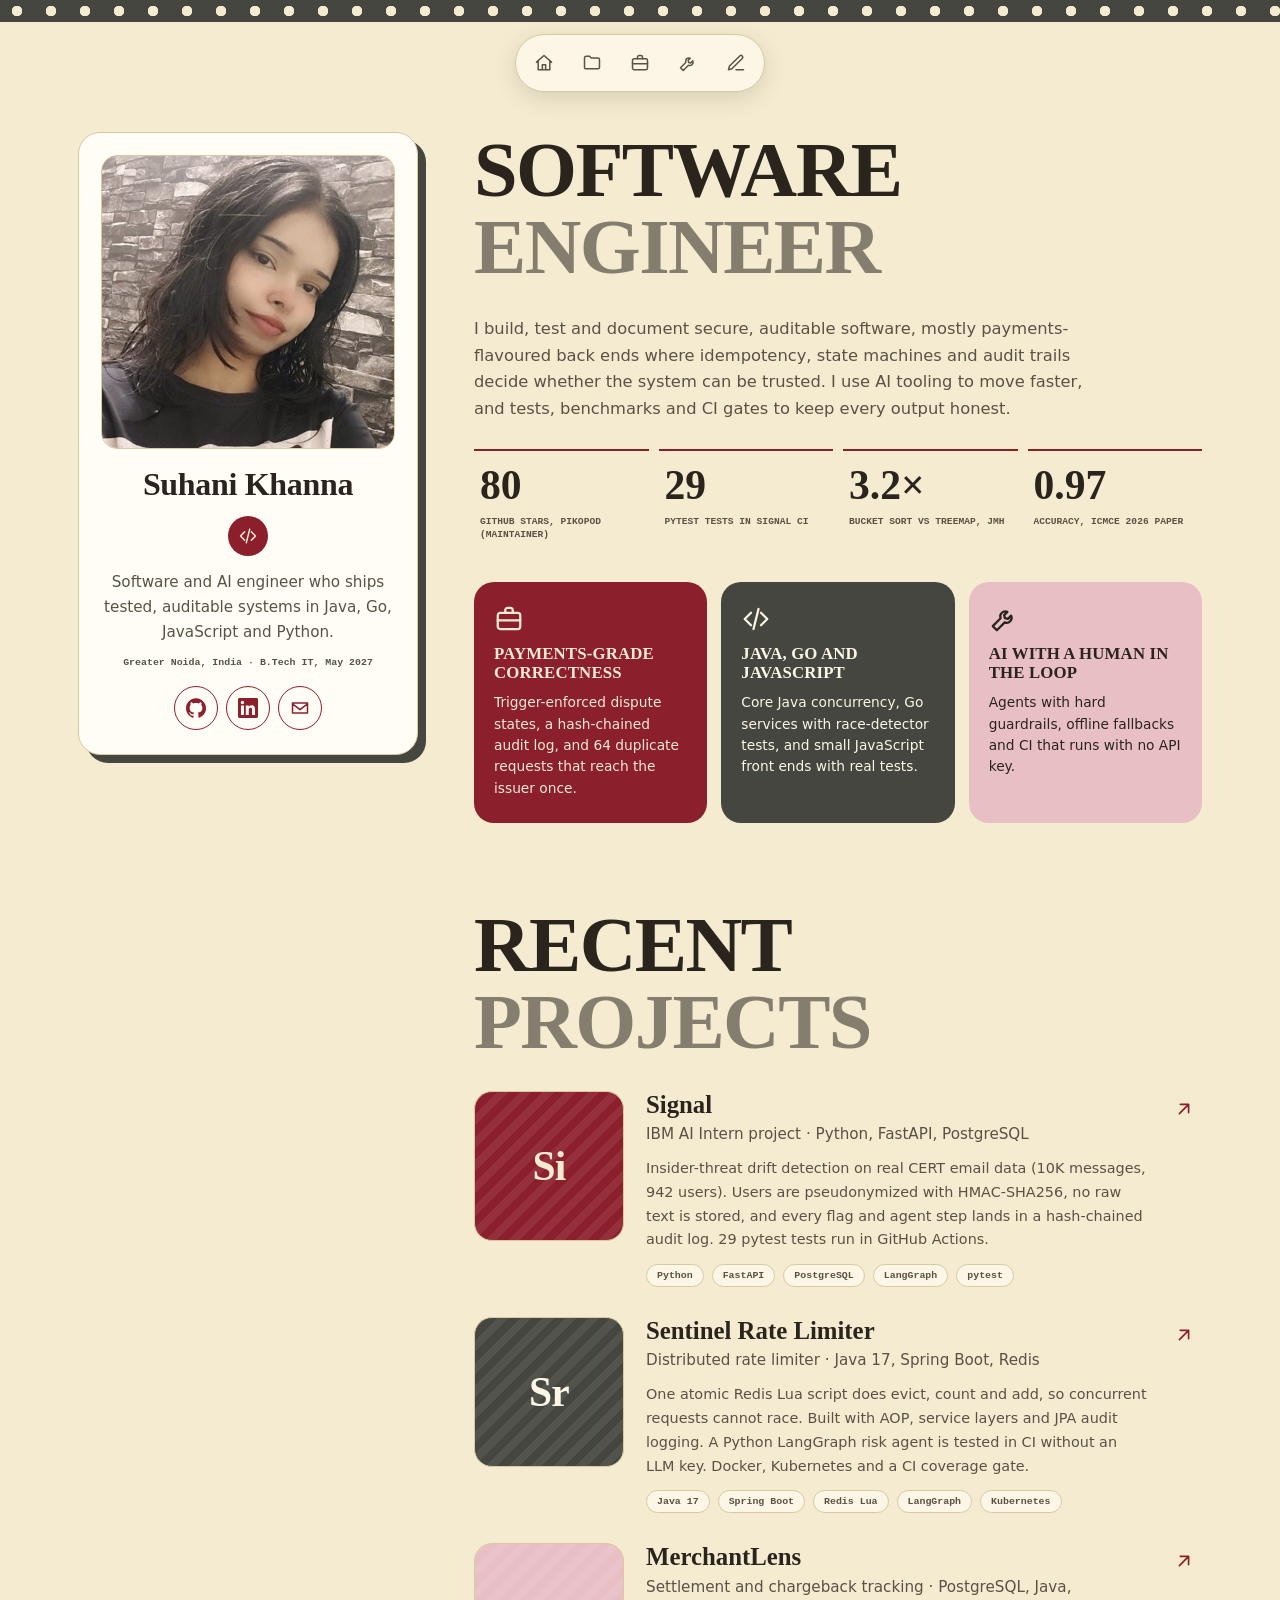
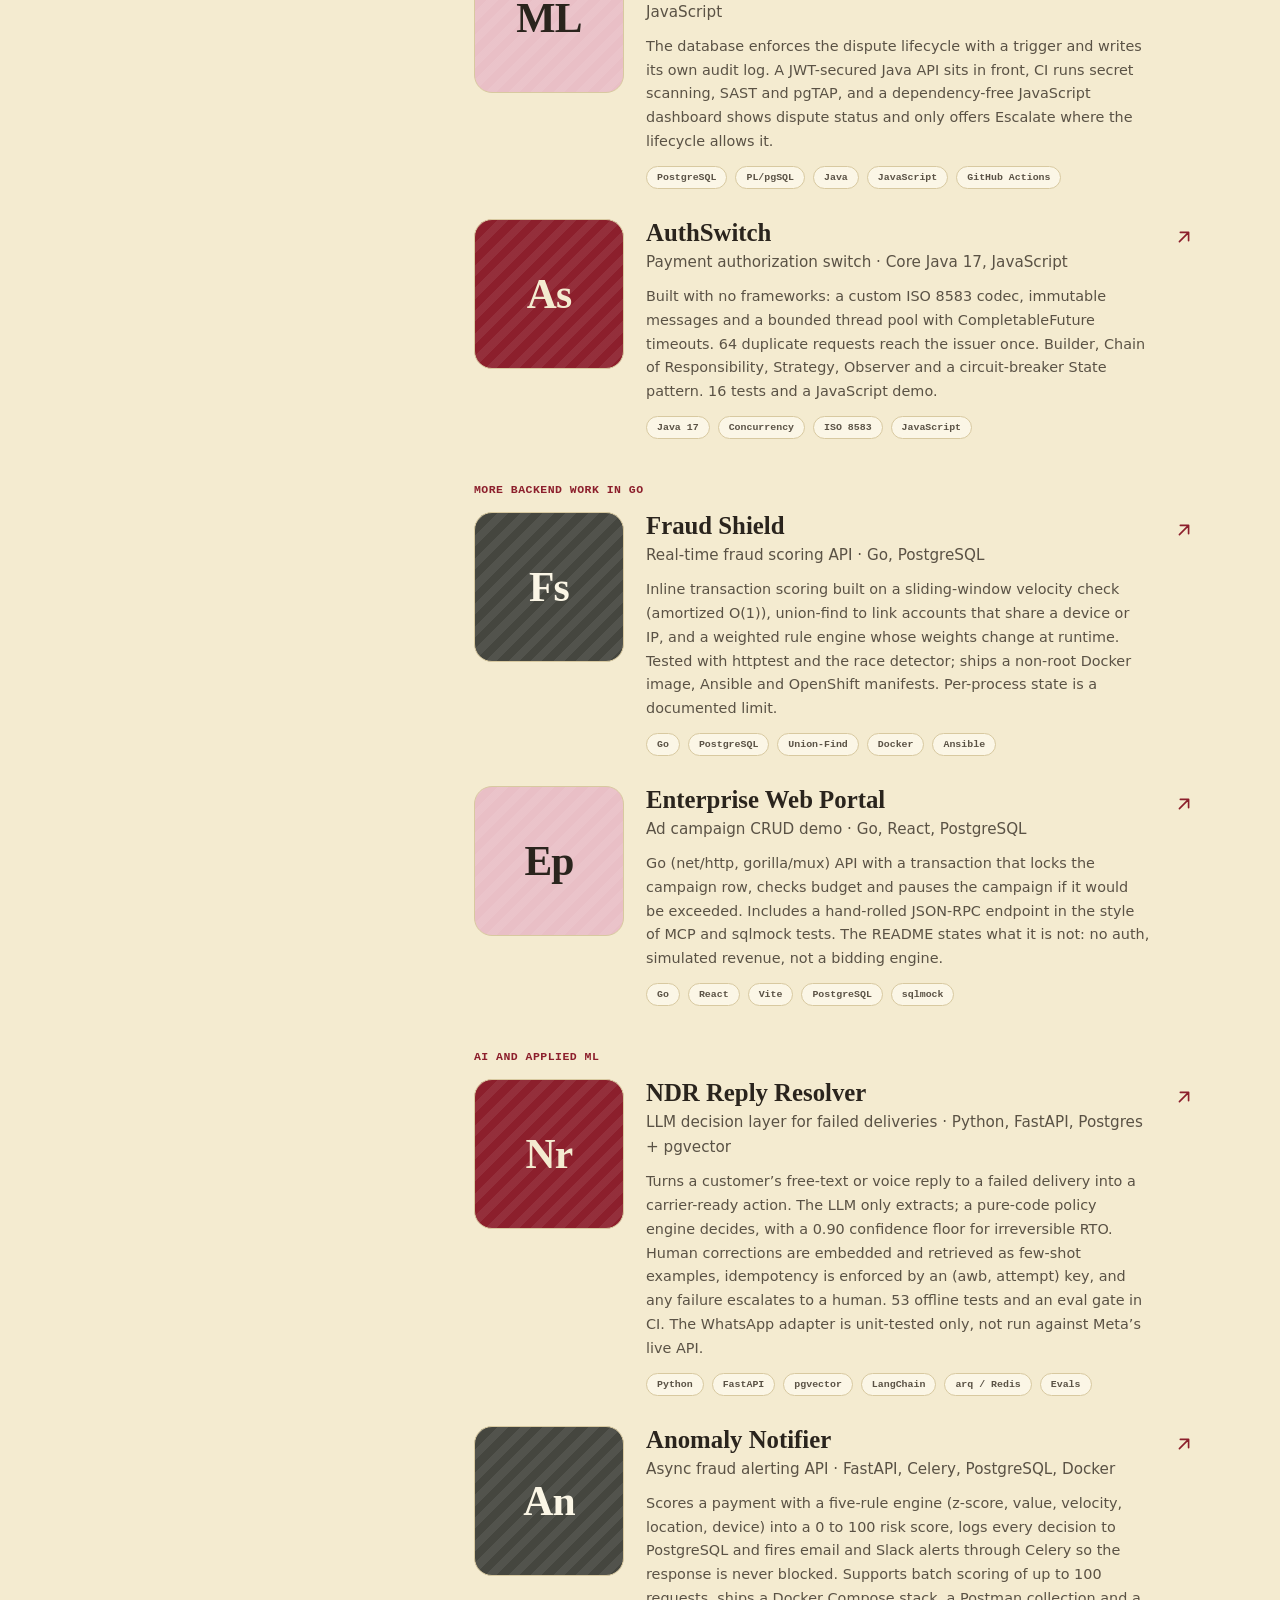
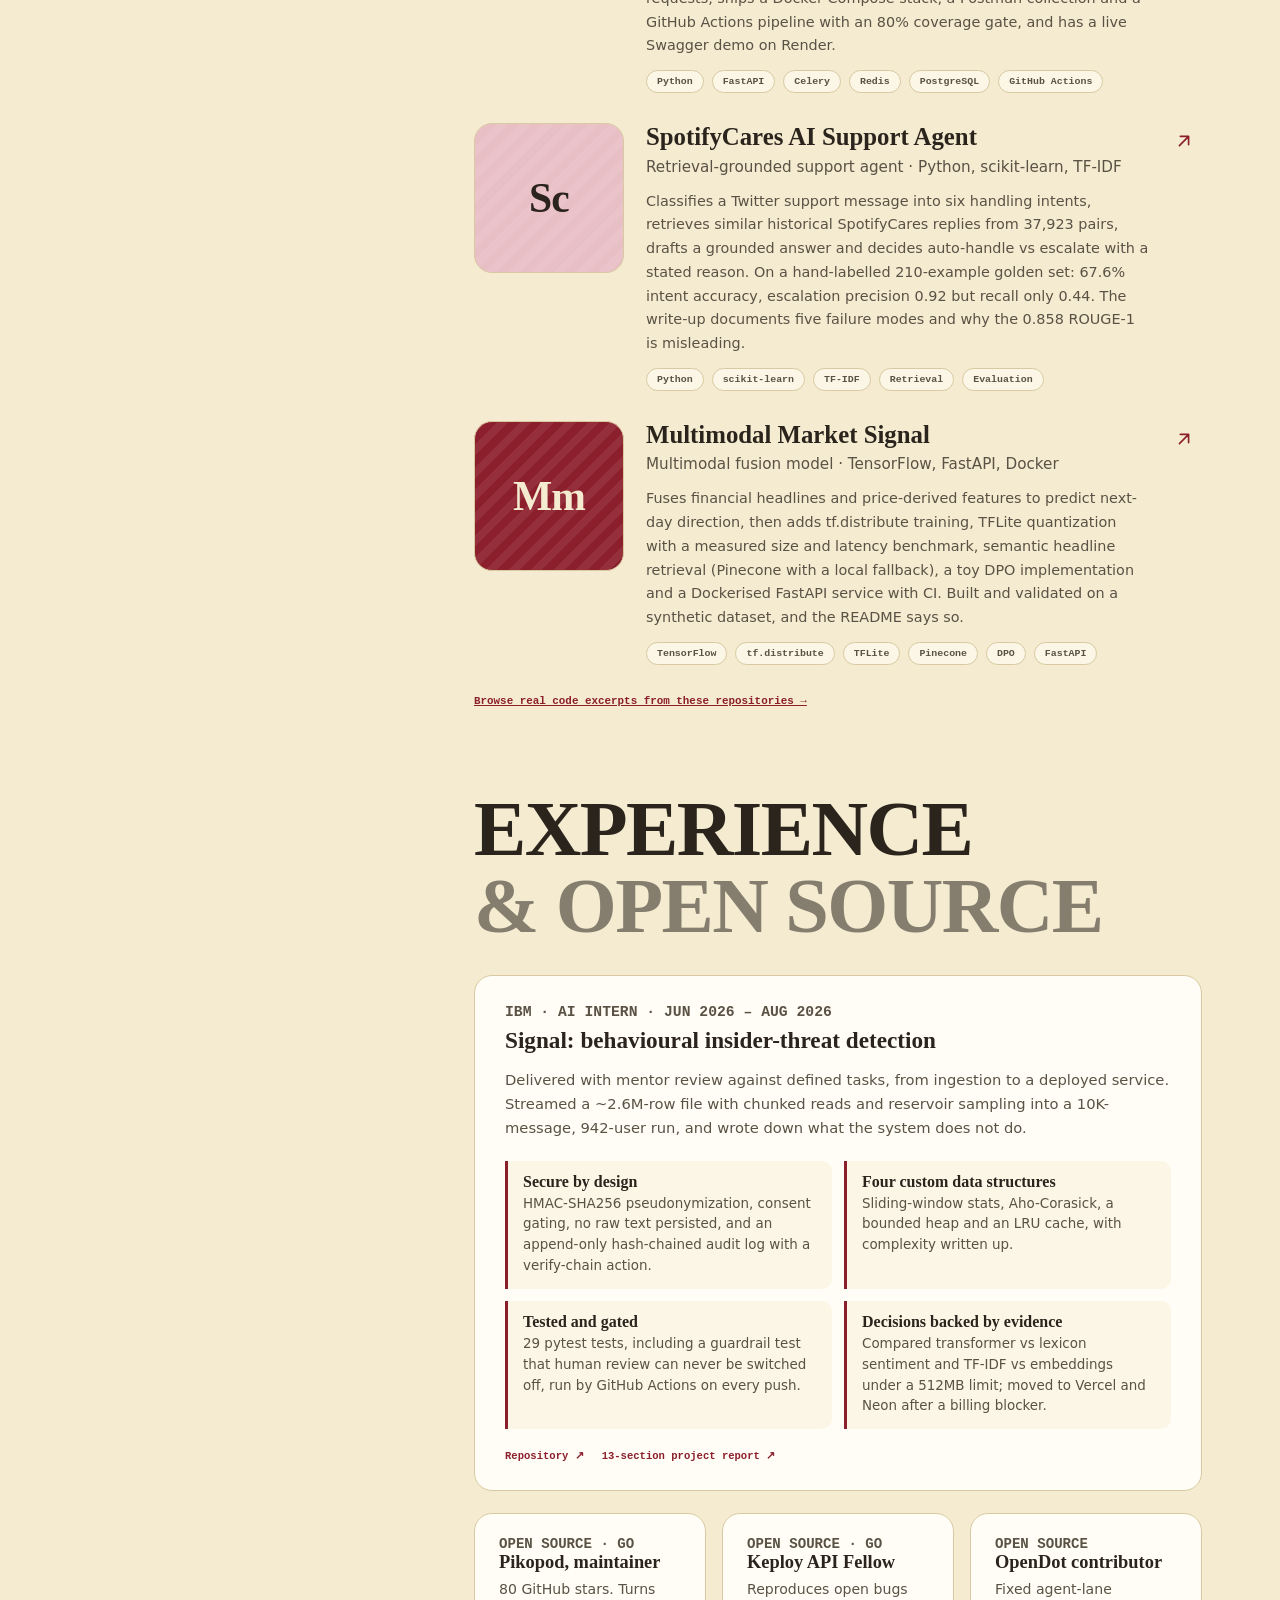
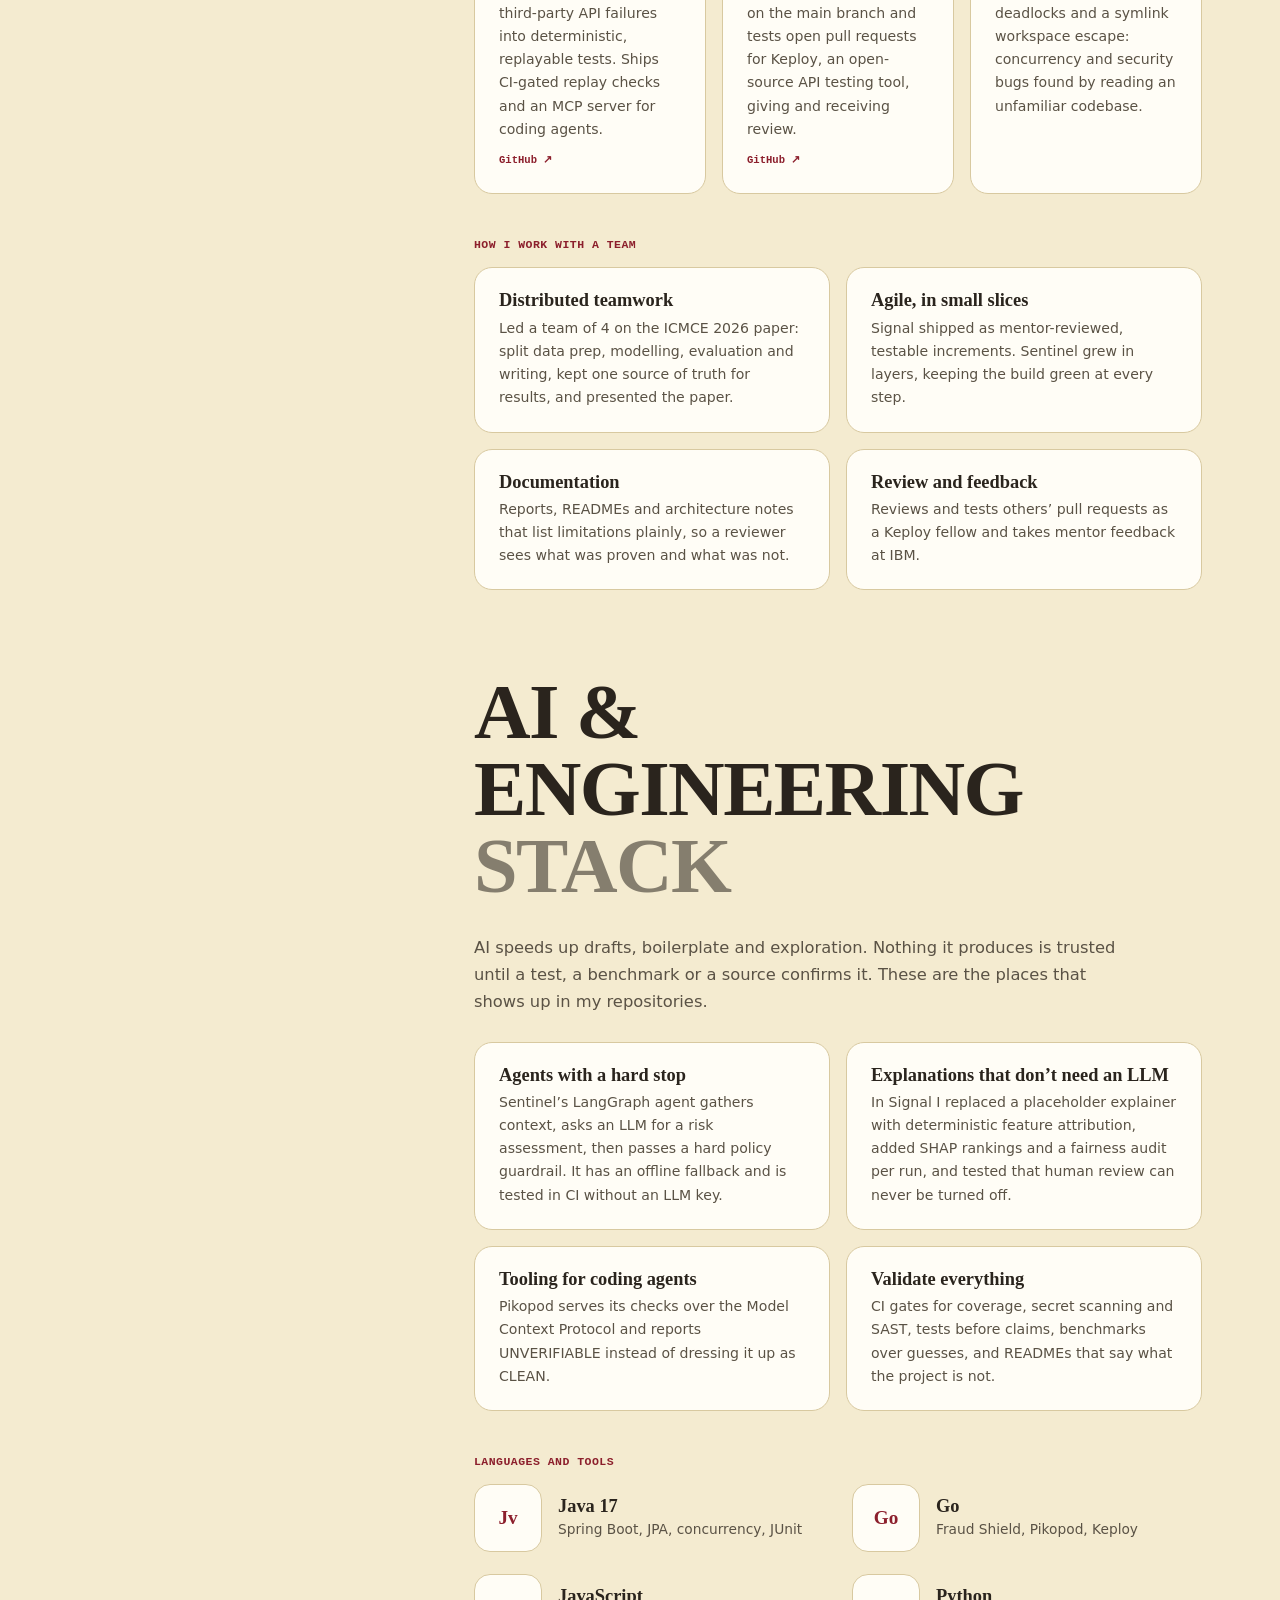
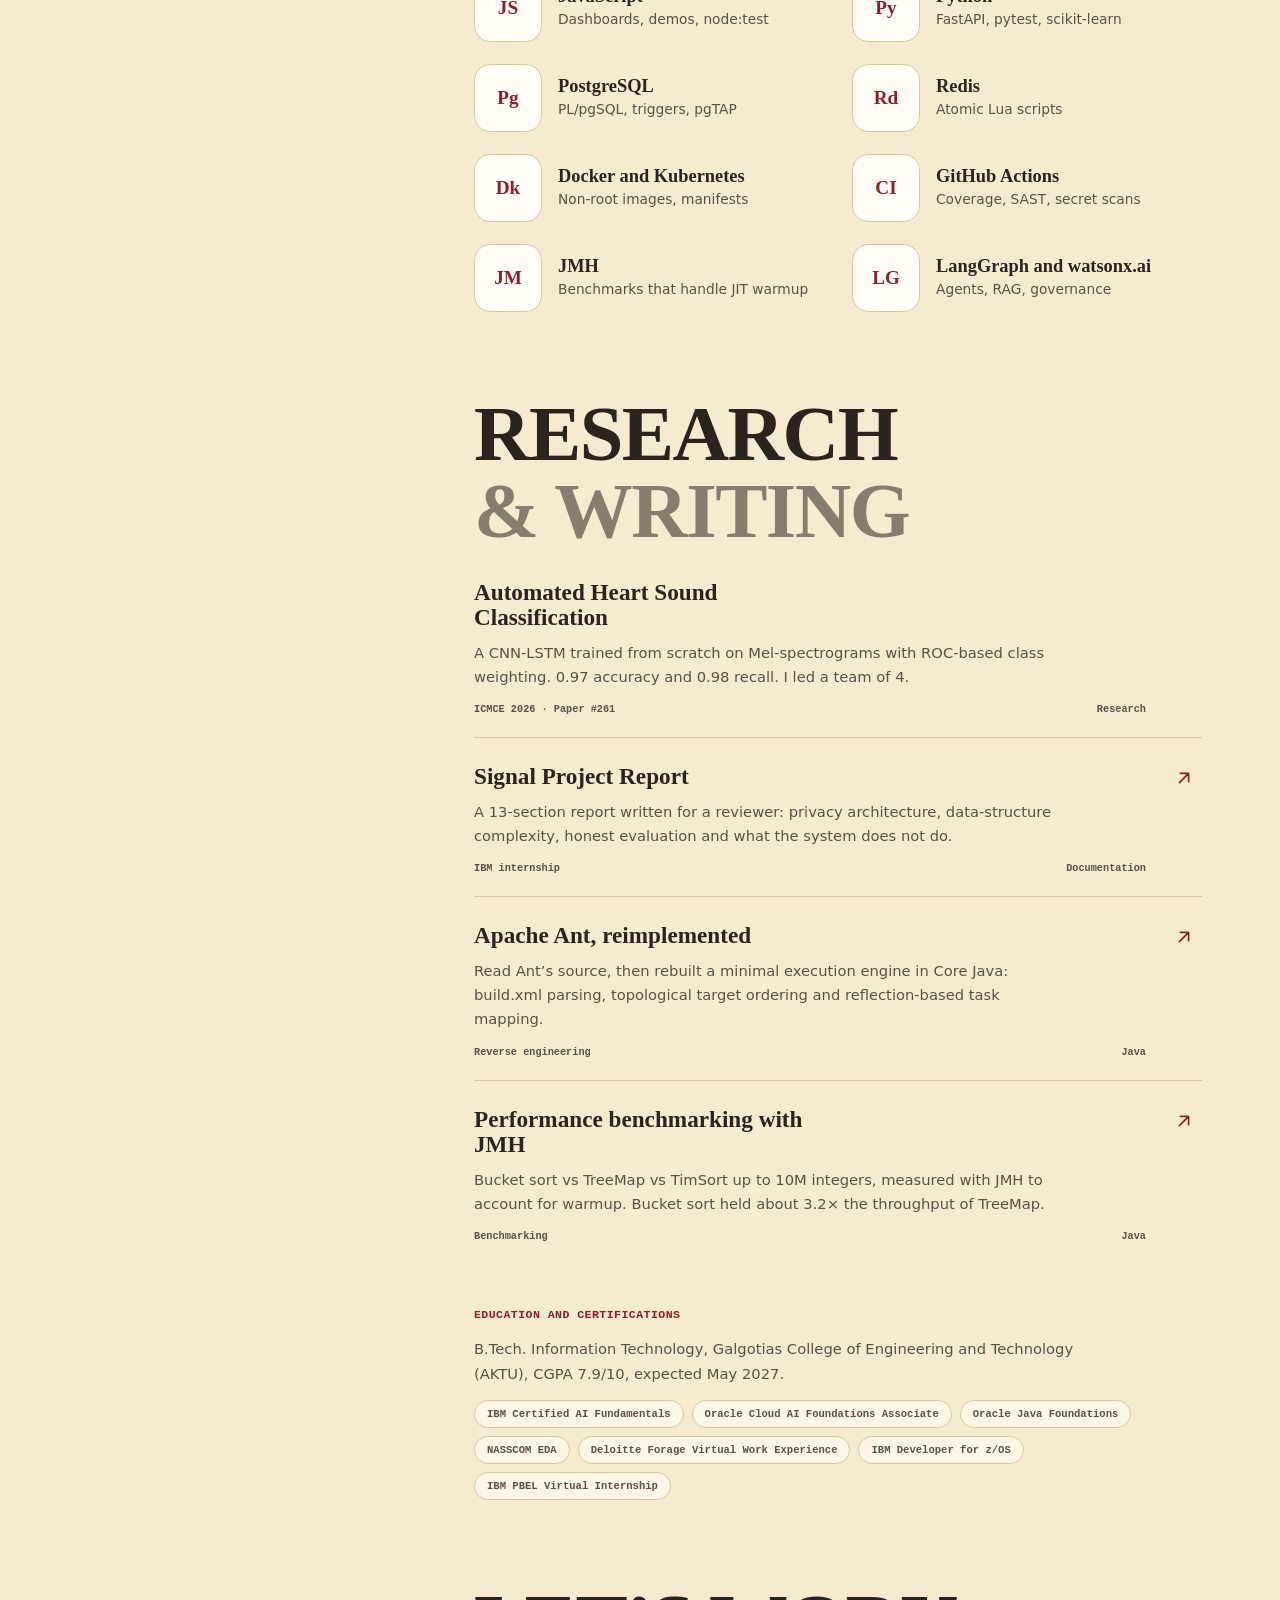
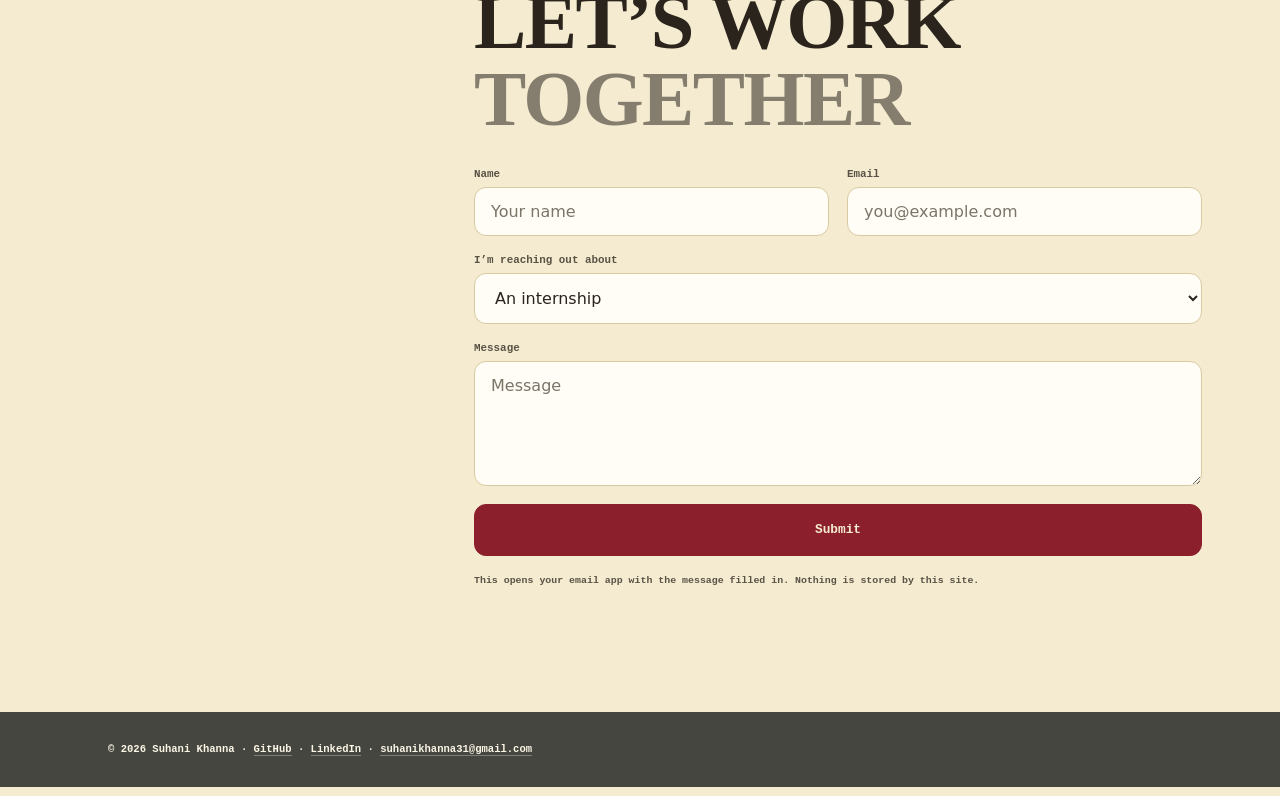
<file: projects.html>
<!doctype html><html lang="en"><head><meta charset="utf-8"><title>Moved</title><meta http-equiv="refresh" content="0; url=index.html#projects"><link rel="canonical" href="index.html#projects"></head><body><p>This page moved to <a href="index.html#projects">the home page</a>.</p></body></html>
</file>
<file: styles.css>
/* Colour tokens unchanged from the previous version of the site. --on-blush is the only addition (fixed dark text for the blush card). */
:root{--bg:#F4EBD0;--bg2:#FBF6E6;--paper:#FFFDF6;--ink:#2A241D;--soft:#5A5245;--maroon:#8C1F2C;--deep:#45463F;--line:#D8C9A0;--blush:#E9BFC6;--on-deep:#FBF6E6;--code:#25231f;--on-blush:#2A241D;box-sizing:border-box;color-scheme:light}
@media(prefers-color-scheme:dark){:root:not([data-theme="light"]){--bg:#1d1a16;--bg2:#26221d;--paper:#2b2620;--ink:#f1e9d6;--soft:#c0b69f;--maroon:#e58a96;--deep:#12110f;--line:#4a4236;--blush:#e9bfc6;--on-deep:#f1e9d6;color-scheme:dark}}
:root[data-theme="dark"]{--bg:#1d1a16;--bg2:#26221d;--paper:#2b2620;--ink:#f1e9d6;--soft:#c0b69f;--maroon:#e58a96;--deep:#12110f;--line:#4a4236;--blush:#e9bfc6;--on-deep:#f1e9d6;color-scheme:dark}
*{box-sizing:border-box}
html{scroll-behavior:smooth;scroll-padding-top:96px}
body{margin:0;background:var(--bg);color:var(--ink);font:400 1rem/1.65 Inter,system-ui,sans-serif;-webkit-font-smoothing:antialiased;padding-bottom:env(safe-area-inset-bottom,0)}
a{color:inherit}
a:focus-visible,button:focus-visible,input:focus-visible,select:focus-visible,textarea:focus-visible{outline:2px solid var(--maroon);outline-offset:3px}
h1,h2,h3{font-family:Fraunces,serif;line-height:1.1;margin:0}
.wrap{max-width:1120px;margin:auto;padding:0 28px}
.film{height:22px;background:radial-gradient(circle 5px,var(--bg) 5px,transparent 5.5px) 0 50%/34px 100%,var(--deep);background-repeat:repeat-x}

/* floating section dock */
.dock{position:fixed;top:calc(34px + env(safe-area-inset-top,0px));left:50%;transform:translateX(-50%);z-index:30;display:flex;gap:4px;padding:6px;background:var(--bg2);border:1px solid var(--line);border-radius:100px;box-shadow:0 6px 24px rgba(0,0,0,.12)}
.dock a{display:grid;place-items:center;width:44px;height:44px;border-radius:50%;color:var(--soft);text-decoration:none}
.dock a:hover,.dock a.on{background:var(--maroon);color:var(--bg)}

/* two-column layout: sticky profile card + scrolling content */
.layout{max-width:1180px;margin:0 auto;padding:110px 28px 40px;display:grid;grid-template-columns:340px 1fr;gap:56px;align-items:start}
.profile{position:sticky;top:104px}
.pcardbox{background:var(--paper);border:1px solid var(--line);border-radius:22px;padding:22px 22px 24px;text-align:center;box-shadow:8px 8px 0 var(--deep)}
.photo{width:100%;height:auto;aspect-ratio:1/1;object-fit:cover;object-position:50% 25%;border-radius:16px;border:1px solid var(--line);display:block}
.pname{font-size:2rem;font-weight:700;margin-top:18px;letter-spacing:-.01em}
.badge{width:40px;height:40px;border-radius:50%;background:var(--maroon);color:var(--bg);display:grid;place-items:center;margin:14px auto 0}
.badge svg{width:20px;height:20px}
.ptag{color:var(--soft);font-size:.95rem;margin:14px 0 0}
.ploc{font:700 .62rem 'Space Mono',monospace;color:var(--soft);margin:12px 0 0}
.soc{display:flex;justify-content:center;gap:8px;margin-top:18px}
.soc a{display:grid;place-items:center;width:44px;height:44px;border-radius:50%;border:1px solid var(--maroon);color:var(--maroon);text-decoration:none}
.soc a:hover{background:var(--maroon);color:var(--bg)}

.content{min-width:0}
.content section{padding:0 0 84px}
.big{font-size:clamp(2.6rem,6.4vw,4.9rem);font-weight:700;text-transform:uppercase;letter-spacing:-.02em;line-height:.98;margin-bottom:30px}
.big span{display:block}
.big .dim{color:var(--soft);color:color-mix(in srgb,var(--ink) 55%,var(--bg))}
.lede{max-width:62ch;color:var(--soft);margin:0 0 26px;font-size:1.02rem}
.sublabel{font:700 .72rem 'Space Mono',monospace;color:var(--maroon);text-transform:uppercase;letter-spacing:.04em;margin:44px 0 16px}
.chips{display:flex;flex-wrap:wrap;gap:8px;margin-top:12px}
.chip{font:700 .62rem 'Space Mono',monospace;padding:5px 10px;border:1px solid var(--line);border-radius:100px;background:var(--bg2);color:var(--soft)}
.big-chips{margin-top:14px}.big-chips .chip{font-size:.66rem;padding:7px 12px}

/* hero */
.stats{display:grid;grid-template-columns:repeat(4,1fr);gap:10px;margin:8px 0 26px}
.stats div{padding:14px 6px;text-align:left;border-top:2px solid var(--maroon)}
.stats b{display:block;font:700 clamp(1.7rem,3.6vw,2.6rem) Fraunces,serif;line-height:1}
.stats span{display:block;margin-top:8px;font:700 .6rem/1.4 'Space Mono',monospace;color:var(--soft);text-transform:uppercase}
.trio{display:grid;grid-template-columns:repeat(3,1fr);gap:14px}
.feat{border-radius:20px;padding:22px 20px 24px;min-height:230px;display:flex;flex-direction:column;gap:10px}
.feat svg{width:30px;height:30px}
.feat h3{font:700 1.05rem/1.15 Fraunces,serif;letter-spacing:.01em}
.feat p{margin:0;font-size:.86rem;line-height:1.55}
.f1{background:var(--maroon);color:var(--bg)}
.f2{background:var(--deep);color:var(--on-deep)}
.f3{background:var(--blush);color:var(--on-blush)}

/* projects */
.plist{display:flex;flex-direction:column;gap:30px}
.prow{display:grid;grid-template-columns:150px 1fr 30px;gap:22px;align-items:start}
.thumb{width:150px;height:150px;border-radius:18px;display:grid;place-items:center;overflow:hidden;position:relative;border:1px solid var(--line)}
.thumb:before{content:"";position:absolute;inset:0;background:repeating-linear-gradient(135deg,rgba(255,255,255,.07) 0 8px,transparent 8px 16px)}
.thumb b{position:relative;font:700 2.6rem Fraunces,serif;letter-spacing:-.02em}
.t1{background:var(--maroon);color:var(--bg)}.t2{background:var(--deep);color:var(--on-deep)}.t3{background:var(--blush);color:var(--on-blush)}
.pbody h3{font-size:1.55rem}
.psub{color:var(--soft);margin:4px 0 0;font-size:.95rem}
.pdesc{color:var(--soft);margin:10px 0 0;font-size:.9rem;max-width:68ch}
.go{color:var(--maroon);display:grid;place-items:center;width:36px;height:36px;border-radius:50%;text-decoration:none;justify-self:end}
.go:hover{background:var(--maroon);color:var(--bg)}
.more{margin:30px 0 0;font:700 .68rem 'Space Mono',monospace}.more a{color:var(--maroon)}

/* cards */
.card{background:var(--paper);border:1px solid var(--line);border-radius:18px;padding:28px 30px;margin-bottom:22px}
.card h3{font-size:1.45rem}.card p{color:var(--soft);font-size:.92rem;max-width:78ch}
.meta{font:700 .62rem 'Space Mono',monospace;color:var(--maroon);margin:0 0 8px}
.card.s{padding:22px 24px;margin:0}.card.s h3{font-size:1.15rem;margin-bottom:6px}.card.s p{font-size:.88rem;margin:0}
.grid2{display:grid;grid-template-columns:repeat(2,1fr);gap:16px}.grid3{display:grid;grid-template-columns:repeat(3,1fr);gap:16px}
.oss{margin-bottom:0}
.map{display:grid;grid-template-columns:repeat(2,1fr);gap:12px;margin:20px 0}
.map div{border-left:3px solid var(--maroon);background:var(--bg2);padding:12px 15px;border-radius:0 10px 10px 0}
.map b{display:block;font:600 1rem Fraunces,serif;margin-bottom:3px}.map span{font-size:.84rem;color:var(--soft);line-height:1.55;display:block}
.links2{display:flex;gap:18px;flex-wrap:wrap;font:700 .68rem 'Space Mono',monospace;margin:0}.links2 a,.go2{color:var(--maroon);text-decoration:none;font:700 .66rem 'Space Mono',monospace;display:inline-block;margin-top:12px}
.links2 a{margin-top:0}.links2 a:hover,.go2:hover{text-decoration:underline}
.aicards{margin-bottom:0}

/* stack tiles */
.tiles{display:grid;grid-template-columns:repeat(2,1fr);gap:22px 28px}
.tile{display:flex;gap:16px;align-items:center}
.tmark{flex:none;width:68px;height:68px;border-radius:16px;background:var(--paper);border:1px solid var(--line);display:grid;place-items:center;font:700 1.2rem Fraunces,serif;color:var(--maroon)}
.tile h3{font-size:1.15rem}.tile p{margin:2px 0 0;color:var(--soft);font-size:.86rem}

/* notes */
.notes{display:flex;flex-direction:column}
.note{position:relative;padding:26px 56px 22px 0;border-top:1px solid var(--line)}
.note:first-child{border-top:0;padding-top:0}
.note h3{font-size:1.45rem;max-width:30ch}
.note .go{position:absolute;right:0;top:22px}.note:first-child .go{top:0}
.note p{color:var(--soft);font-size:.92rem;margin:10px 0 14px;max-width:62ch}
.nmeta{display:flex;justify-content:space-between;gap:12px;font:700 .64rem 'Space Mono',monospace;color:var(--soft)}
.edu{color:var(--soft);font-size:.92rem;margin:0;max-width:70ch}

/* form */
.form{display:flex;flex-direction:column;gap:18px;max-width:760px}
.two{display:grid;grid-template-columns:1fr 1fr;gap:18px}
label{display:flex;flex-direction:column;gap:7px;font:700 .68rem 'Space Mono',monospace;color:var(--soft)}
input,select,textarea{font:400 1rem Inter,system-ui,sans-serif;color:var(--ink);background:var(--paper);border:1px solid var(--line);border-radius:12px;padding:14px 16px;width:100%;min-height:48px}
textarea{resize:vertical}
input::placeholder,textarea::placeholder{color:var(--soft);opacity:.8}
.submit{font:700 .8rem 'Space Mono',monospace;background:var(--maroon);color:var(--bg);border:1px solid var(--maroon);border-radius:12px;min-height:52px;cursor:pointer}
.submit:hover{filter:brightness(1.08)}
.fnote{font:700 .62rem/1.5 'Space Mono',monospace;color:var(--soft);margin:0}
.fnote.err{color:var(--maroon)}

/* code viewer (code.html) */
.tabs{display:flex;flex-wrap:wrap;gap:6px;margin-bottom:10px}
.tab{cursor:pointer;font:700 .64rem 'Space Mono',monospace;border:1px solid var(--line);background:var(--paper);color:var(--soft);border-radius:100px;padding:9px 14px;min-height:40px}
.tab[aria-selected=true],.tab:hover{border-color:var(--maroon);color:var(--maroon)}
.viewer{border-radius:14px;overflow:hidden;background:var(--code);color:#eee8da}
.bar{display:flex;justify-content:space-between;align-items:center;gap:10px;padding:8px 12px;border-bottom:1px solid #4d4a44;font:700 .62rem 'Space Mono',monospace;color:#bdb6a8;flex-wrap:wrap}
.bar select,.bar button{font:700 .62rem 'Space Mono',monospace;background:#3a3833;color:#eee8da;border:1px solid #6c6a62;border-radius:7px;padding:5px 8px;max-width:100%;min-height:36px;width:auto}
pre{margin:0;padding:16px 18px;overflow:auto;max-height:440px}pre code{font:500 .7rem/1.6 'Space Mono',monospace;white-space:pre}

.foot{background:var(--deep);color:var(--on-deep);padding:28px 0;font:700 .66rem/1.8 'Space Mono',monospace}
.foot a{text-decoration:none;border-bottom:1px solid rgba(255,255,255,.3)}.foot a:hover{color:var(--blush)}

@media(max-width:980px){
  .layout{grid-template-columns:1fr;gap:36px;padding:100px 20px 30px}
  .profile{position:static}
  .pcardbox{display:grid;grid-template-columns:130px 1fr;gap:4px 18px;text-align:left;align-items:center;box-shadow:5px 5px 0 var(--deep)}
  .photo{grid-row:1/6;aspect-ratio:1/1;align-self:start}.pname{margin-top:0;font-size:1.7rem}.badge{margin:6px 0 0}.soc{justify-content:flex-start}
}
@media(max-width:720px){
  .trio,.grid2,.grid3,.map,.tiles,.two{grid-template-columns:1fr}
  .stats{grid-template-columns:1fr 1fr}
  .prow{grid-template-columns:96px 1fr;gap:14px}.thumb{width:96px;height:96px;border-radius:14px}.thumb b{font-size:1.7rem}
  .prow .go{grid-column:2;justify-self:start}
  .pbody h3{font-size:1.3rem}
  .card{padding:22px 20px}
  .pcardbox{grid-template-columns:104px 1fr;gap:4px 16px}.pname{font-size:1.45rem}.ptag{font-size:.88rem;margin-top:8px}.badge{display:none}
  .feat{min-height:0}
  .nmeta{flex-direction:column;gap:2px}
  .dock a{width:42px;height:42px}
}
@media(max-width:380px){.pcardbox{grid-template-columns:1fr;text-align:center}.photo{grid-row:auto;max-width:200px;margin:auto}.soc{justify-content:center}.badge{margin:12px auto 0}}
@media(prefers-reduced-motion:reduce){html{scroll-behavior:auto}}
</file>
